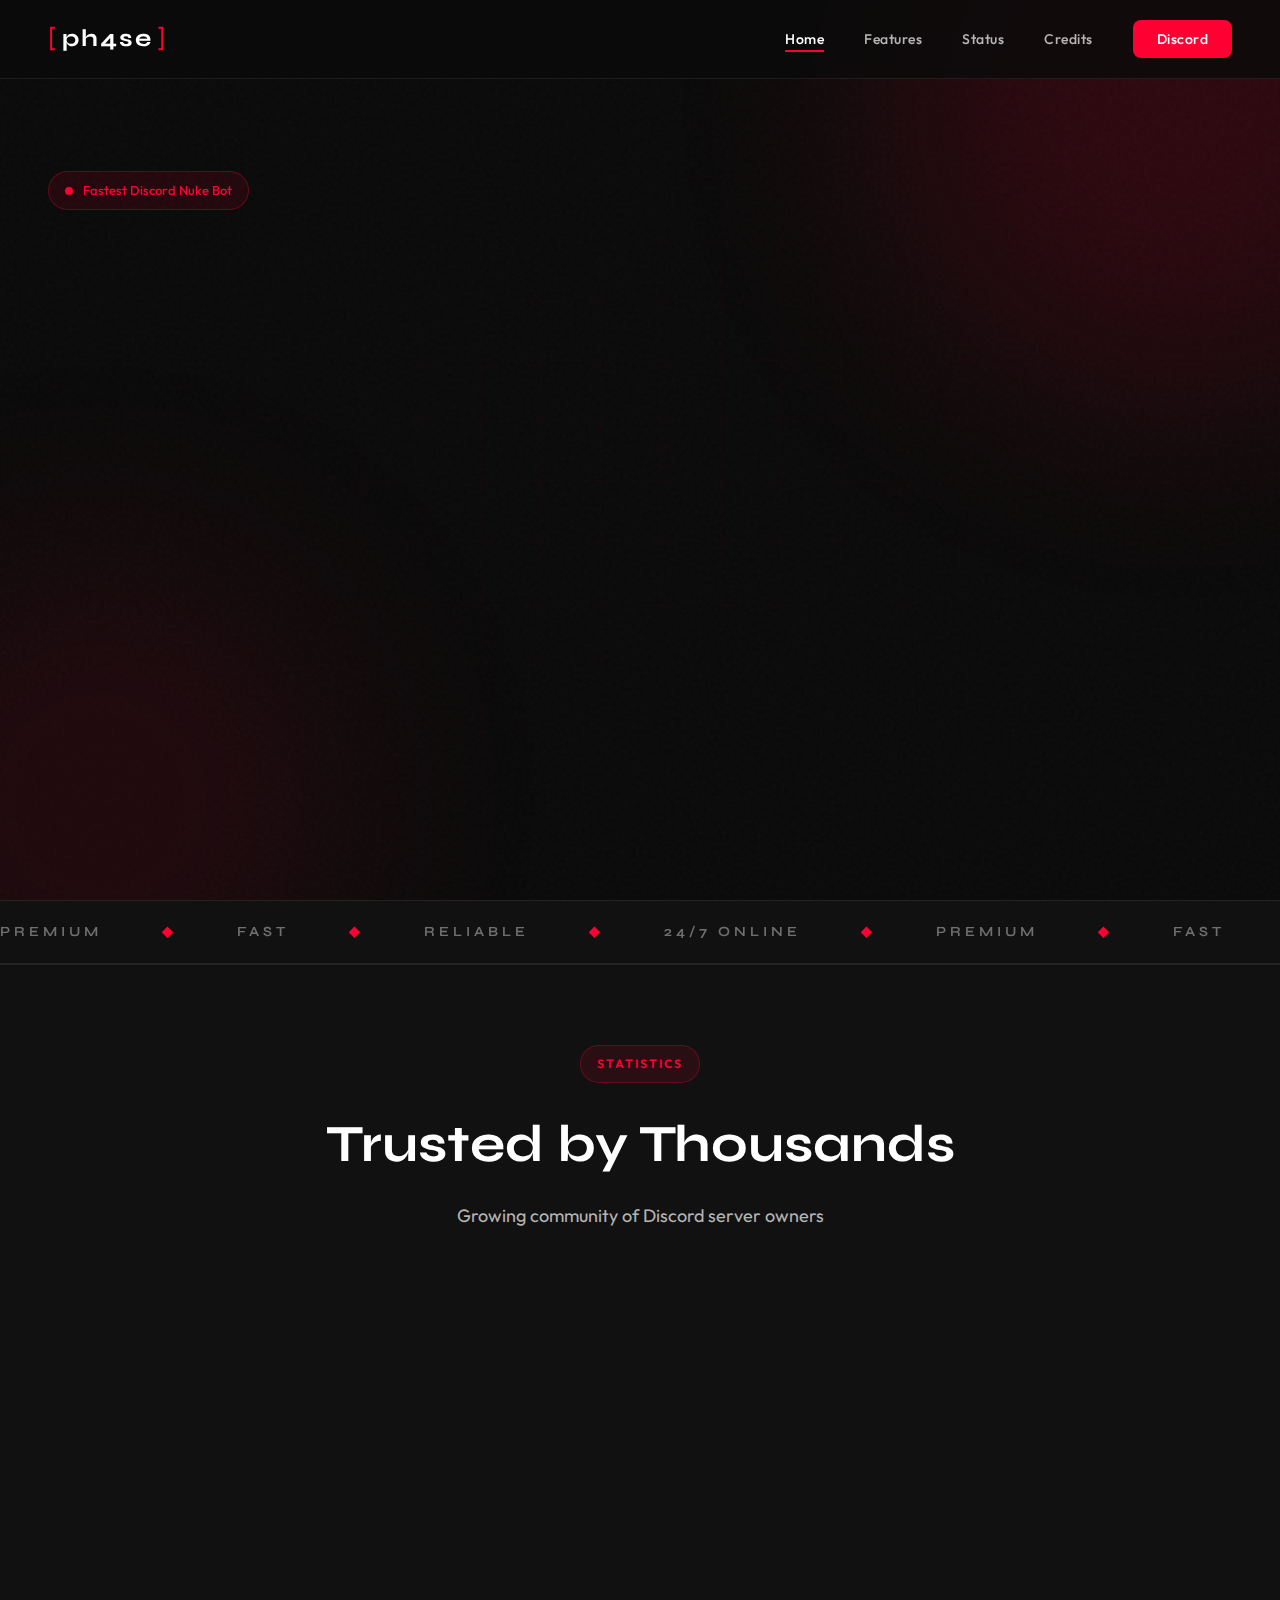
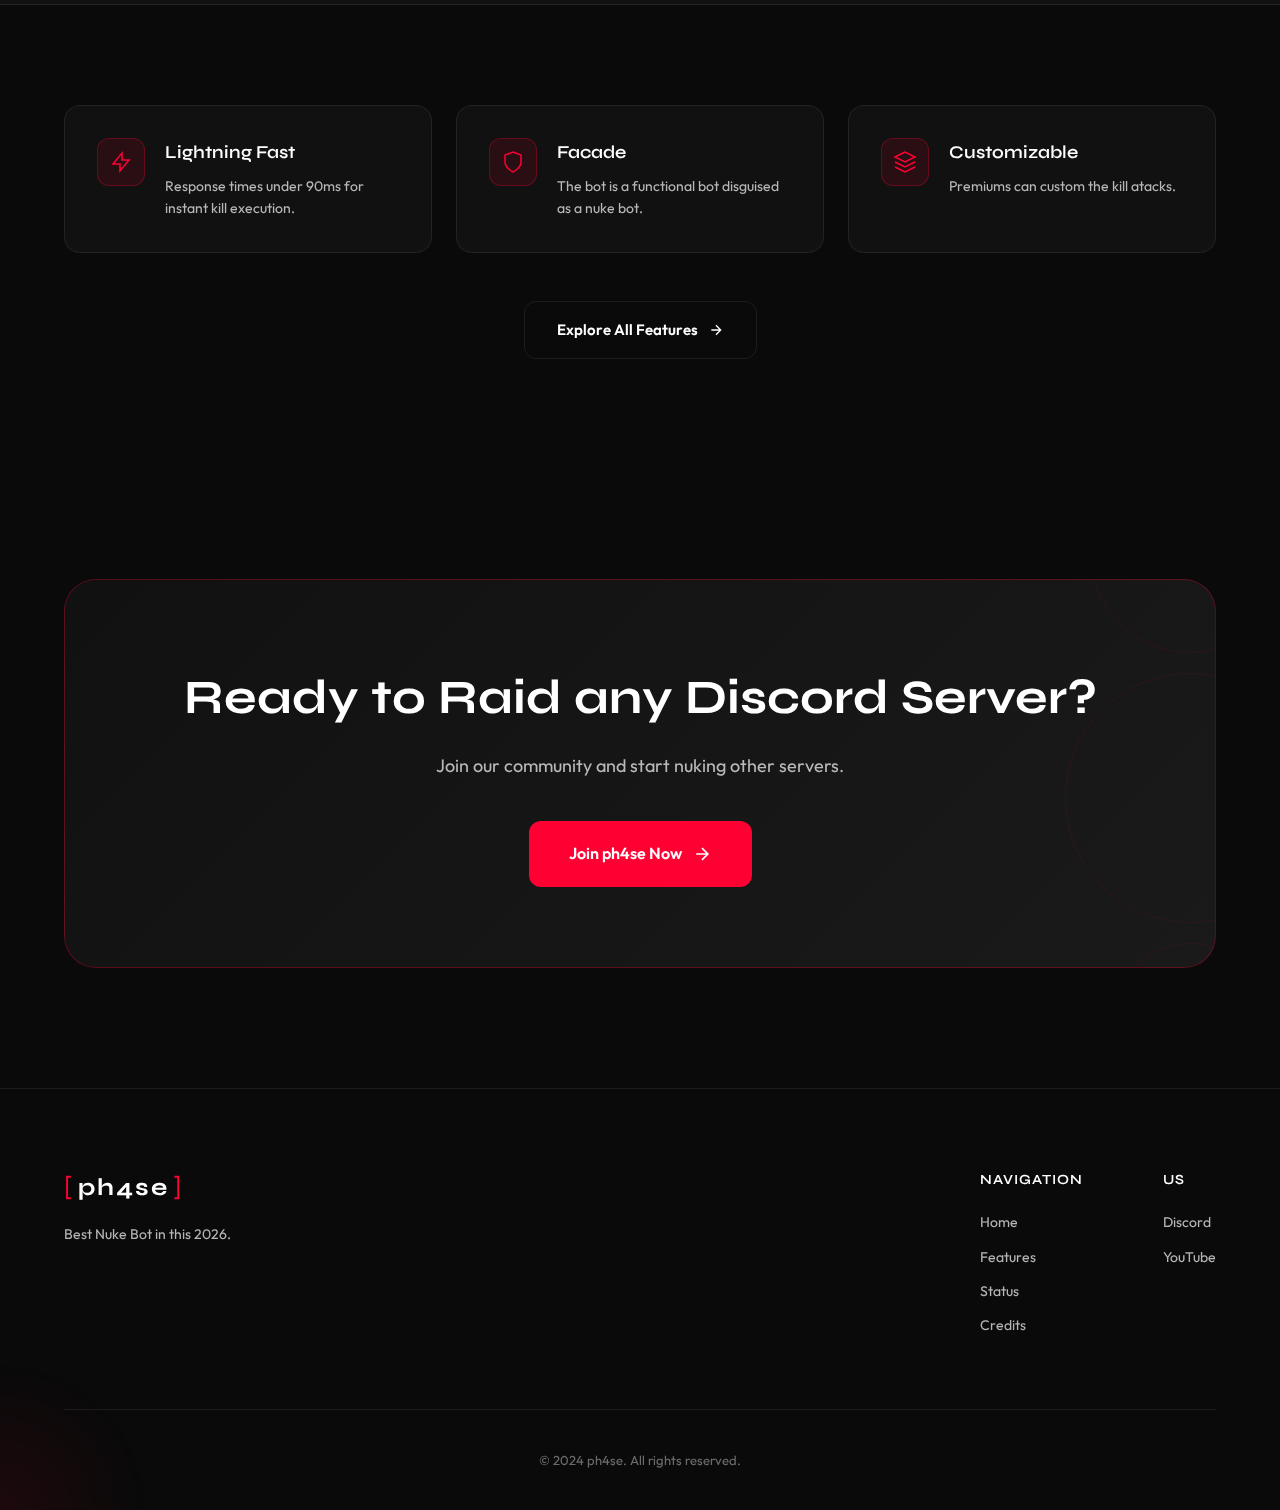
<file: index.html>
<!DOCTYPE html>
<html lang="en">
<head>
    <meta charset="UTF-8">
    <meta name="viewport" content="width=device-width, initial-scale=1.0">
    <meta name="description" content="ph4se – Discord bot community. Premium, fast and reliable solutions.">
    <title>ph4se</title>
    <link rel="preconnect" href="https://fonts.googleapis.com">
    <link rel="preconnect" href="https://fonts.gstatic.com" crossorigin>
    <link href="https://fonts.googleapis.com/css2?family=Outfit:wght@300;400;500;600;700;800;900&family=Syne:wght@400;500;600;700;800&display=swap" rel="stylesheet">
    <link rel="stylesheet" href="styles.css">
</head>
<body>
    <div class="noise"></div>
    <div class="gradient-orb orb-1"></div>
    <div class="gradient-orb orb-2"></div>
    <div class="grid-bg"></div>

    <nav class="navbar">
        <a href="index.html" class="logo">
            <span class="logo-bracket">[</span>
            <span class="logo-text">ph4se</span>
            <span class="logo-bracket">]</span>
        </a>
        <ul class="nav-links">
            <li><a href="index.html" class="active">Home</a></li>
            <li><a href="features.html">Features</a></li>
            <li><a href="status.html">Status</a></li>
            <li><a href="credits.html">Credits</a></li>
            <li><a href="discord.html" class="nav-cta">Discord</a></li>
        </ul>
        <button class="mobile-menu" aria-label="Menu">
            <span></span>
            <span></span>
            <span></span>
        </button>
    </nav>

    <main>
        <section class="hero">
            <div class="hero-content">
                <div class="hero-badge">
                    <span class="pulse"></span>
                    <span>Fastest Discord Nuke Bot</span>
                </div>
                <h1 class="hero-title">
                    <span class="title-line">Detroy Any</span>
                    <span class="title-line title-accent">Discord</span>
                    <span class="title-line">Server</span>
                </h1>
                <p class="hero-description">
                    Advanced Discord bots created by professional developers. 
                    Fast, reliable, and professionally developed with a strong commitment to quality and reliability.
                </p>
                <div class="hero-actions">
                    <a href="discord.html" class="btn btn-primary">
                        <svg width="20" height="20" viewBox="0 0 24 24" fill="currentColor">
                            <path d="M20.317 4.37a19.791 19.791 0 0 0-4.885-1.515.074.074 0 0 0-.079.037c-.21.375-.444.864-.608 1.25a18.27 18.27 0 0 0-5.487 0 12.64 12.64 0 0 0-.617-1.25.077.077 0 0 0-.079-.037A19.736 19.736 0 0 0 3.677 4.37a.07.07 0 0 0-.032.027C.533 9.046-.32 13.58.099 18.057a.082.082 0 0 0 .031.057 19.9 19.9 0 0 0 5.993 3.03.078.078 0 0 0 .084-.028 14.09 14.09 0 0 0 1.226-1.994.076.076 0 0 0-.041-.106 13.107 13.107 0 0 1-1.872-.892.077.077 0 0 1-.008-.128 10.2 10.2 0 0 0 .372-.292.074.074 0 0 1 .077-.01c3.928 1.793 8.18 1.793 12.062 0a.074.074 0 0 1 .078.01c.12.098.246.198.373.292a.077.077 0 0 1-.006.127 12.299 12.299 0 0 1-1.873.892.077.077 0 0 0-.041.107c.36.698.772 1.362 1.225 1.993a.076.076 0 0 0 .084.028 19.839 19.839 0 0 0 6.002-3.03.077.077 0 0 0 .032-.054c.5-5.177-.838-9.674-3.549-13.66a.061.061 0 0 0-.031-.03z"/>
                        </svg>
                        Join Discord Server
                    </a>
                    <a href="features.html" class="btn btn-secondary">
                        View Features
                        <svg width="16" height="16" viewBox="0 0 24 24" fill="none" stroke="currentColor" stroke-width="2">
                            <path d="M5 12h14M12 5l7 7-7 7"/>
                        </svg>
                    </a>
                </div>
            </div>
            <div class="hero-visual">
                <div class="visual-card">
                    <div class="card-glow"></div>
                    <div class="card-content">
                        <div class="terminal-header">
                            <span class="dot red"></span>
                            <span class="dot yellow"></span>
                            <span class="dot green"></span>
                        </div>
                        <div class="terminal-body">
                            <p><span class="prompt">$</span> ph4se --init</p>
                            <p class="output">✓ Bot connected</p>
                            <p class="output">✓ Loading modules...</p>
                            <p class="output success">✓ Ready to serve 4.5K+ users</p>
                            <p class="cursor">_</p>
                        </div>
                    </div>
                </div>
            </div>
        </section>

        <section class="marquee-section">
            <div class="marquee">
                <div class="marquee-content">
                    <span>PREMIUM</span>
                    <span class="separator">◆</span>
                    <span>FAST</span>
                    <span class="separator">◆</span>
                    <span>RELIABLE</span>
                    <span class="separator">◆</span>
                    <span>24/7 ONLINE</span>
                    <span class="separator">◆</span>
                    <span>PREMIUM</span>
                    <span class="separator">◆</span>
                    <span>FAST</span>
                    <span class="separator">◆</span>
                    <span>RELIABLE</span>
                    <span class="separator">◆</span>
                    <span>24/7 ONLINE</span>
                    <span class="separator">◆</span>
                </div>
            </div>
        </section>

        <section class="stats-section">
            <div class="container">
                <div class="section-header" style="margin-bottom: 60px;">
                    <span class="section-tag">Statistics</span>
                    <h2 class="section-title">Trusted by Thousands</h2>
                    <p class="section-subtitle">Growing community of Discord server owners</p>
                </div>
                <div class="stats-grid">
                    <div class="stat-card">
                        <div class="stat-number">4.5K+</div>
                        <div class="stat-label">Members</div>
                        <div class="stat-bar"></div>
                    </div>
                    <div class="stat-card">
                        <div class="stat-number">132</div>
                        <div class="stat-label">Servers</div>
                        <div class="stat-bar"></div>
                    </div>
                    <div class="stat-card">
                        <div class="stat-number uptime-counter" id="uptime-display">63h 00m</div>
                        <div class="stat-label">Uptime</div>
                        <div class="stat-bar"></div>
                    </div>
                    <div class="stat-card">
                        <div class="stat-number">24/7</div>
                        <div class="stat-label">Online</div>
                        <div class="stat-bar"></div>
                    </div>
                </div>
            </div>
        </section>

        <section class="highlight-section">
            <div class="container">
                <div class="highlight-grid">
                    <div class="highlight-card">
                        <div class="highlight-icon">
                            <svg viewBox="0 0 24 24" fill="none" stroke="currentColor" stroke-width="1.5">
                                <path d="M13 10V3L4 14h7v7l9-11h-7z"/>
                            </svg>
                        </div>
                        <div class="highlight-content">
                            <h3>Lightning Fast</h3>
                            <p>Response times under 90ms for instant kill execution.</p>
                        </div>
                    </div>
                    <div class="highlight-card">
                        <div class="highlight-icon">
                            <svg viewBox="0 0 24 24" fill="none" stroke="currentColor" stroke-width="1.5">
                                <path d="M12 22s8-4 8-10V5l-8-3-8 3v7c0 6 8 10 8 10z"/>
                            </svg>
                        </div>
                        <div class="highlight-content">
                            <h3>Facade</h3>
                            <p>The bot is a functional bot disguised as a nuke bot.</p>
                        </div>
                    </div>
                    <div class="highlight-card">
                        <div class="highlight-icon">
                            <svg viewBox="0 0 24 24" fill="none" stroke="currentColor" stroke-width="1.5">
                                <path d="M12 2L2 7l10 5 10-5-10-5zM2 17l10 5 10-5M2 12l10 5 10-5"/>
                            </svg>
                        </div>
                        <div class="highlight-content">
                            <h3>Customizable</h3>
                            <p>Premiums can custom the kill atacks.</p>
                        </div>
                    </div>
                </div>
                <div class="highlight-cta">
                    <a href="features.html" class="btn btn-secondary">
                        Explore All Features
                        <svg width="16" height="16" viewBox="0 0 24 24" fill="none" stroke="currentColor" stroke-width="2">
                            <path d="M5 12h14M12 5l7 7-7 7"/>
                        </svg>
                    </a>
                </div>
            </div>
        </section>

        <section class="cta-section">
            <div class="container">
                <div class="cta-card">
                    <div class="cta-content">
                        <h2>Ready to Raid any Discord Server?</h2>
                        <p>Join our community and start nuking other servers.</p>
                        <a href="discord.html" class="btn btn-primary btn-large">
                            Join ph4se Now
                            <svg width="20" height="20" viewBox="0 0 24 24" fill="none" stroke="currentColor" stroke-width="2">
                                <path d="M5 12h14M12 5l7 7-7 7"/>
                            </svg>
                        </a>
                    </div>
                    <div class="cta-decoration">
                        <div class="deco-circle"></div>
                        <div class="deco-circle"></div>
                        <div class="deco-circle"></div>
                    </div>
                </div>
            </div>
        </section>
    </main>

    <footer class="footer">
        <div class="container">
            <div class="footer-content">
                <div class="footer-brand">
                    <a href="index.html" class="logo">
                        <span class="logo-bracket">[</span>
                        <span class="logo-text">ph4se</span>
                        <span class="logo-bracket">]</span>
                    </a>
                    <p>Best Nuke Bot in this 2026.</p>
                </div>
                <div class="footer-links">
                    <div class="footer-column">
                        <h4>Navigation</h4>
                        <a href="index.html">Home</a>
                        <a href="features.html">Features</a>
                        <a href="status.html">Status</a>
                        <a href="credits.html">Credits</a>
                    </div>
                    <div class="footer-column">
                        <h4>Us</h4>
                        <a href="discord.html">Discord</a>
                        <a href="#">YouTube</a>
                    </div>
                </div>
            </div>
            <div class="footer-bottom">
                <p>© 2024 ph4se. All rights reserved.</p>
            </div>
        </div>
    </footer>

    <script src="script.js"></script>
    <script src="uptime.js"></script>
</body>
</html>
</file>
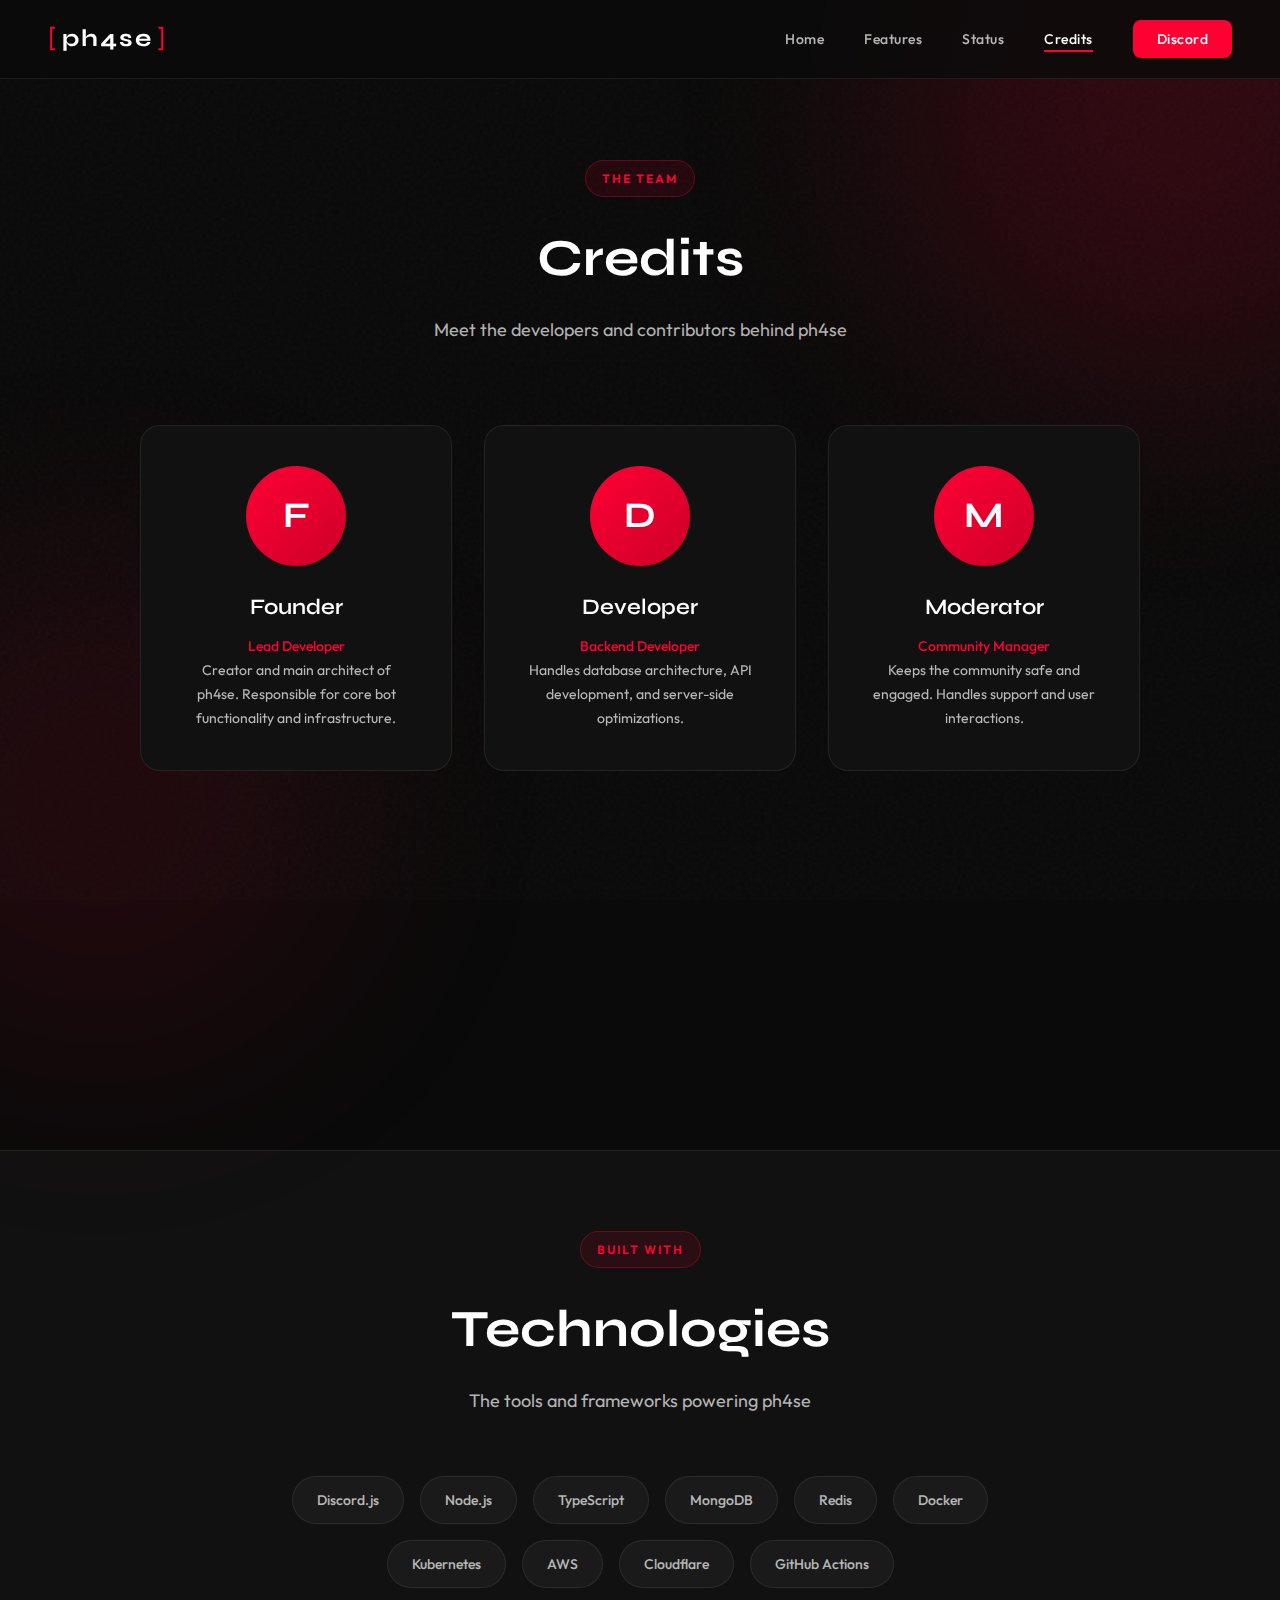
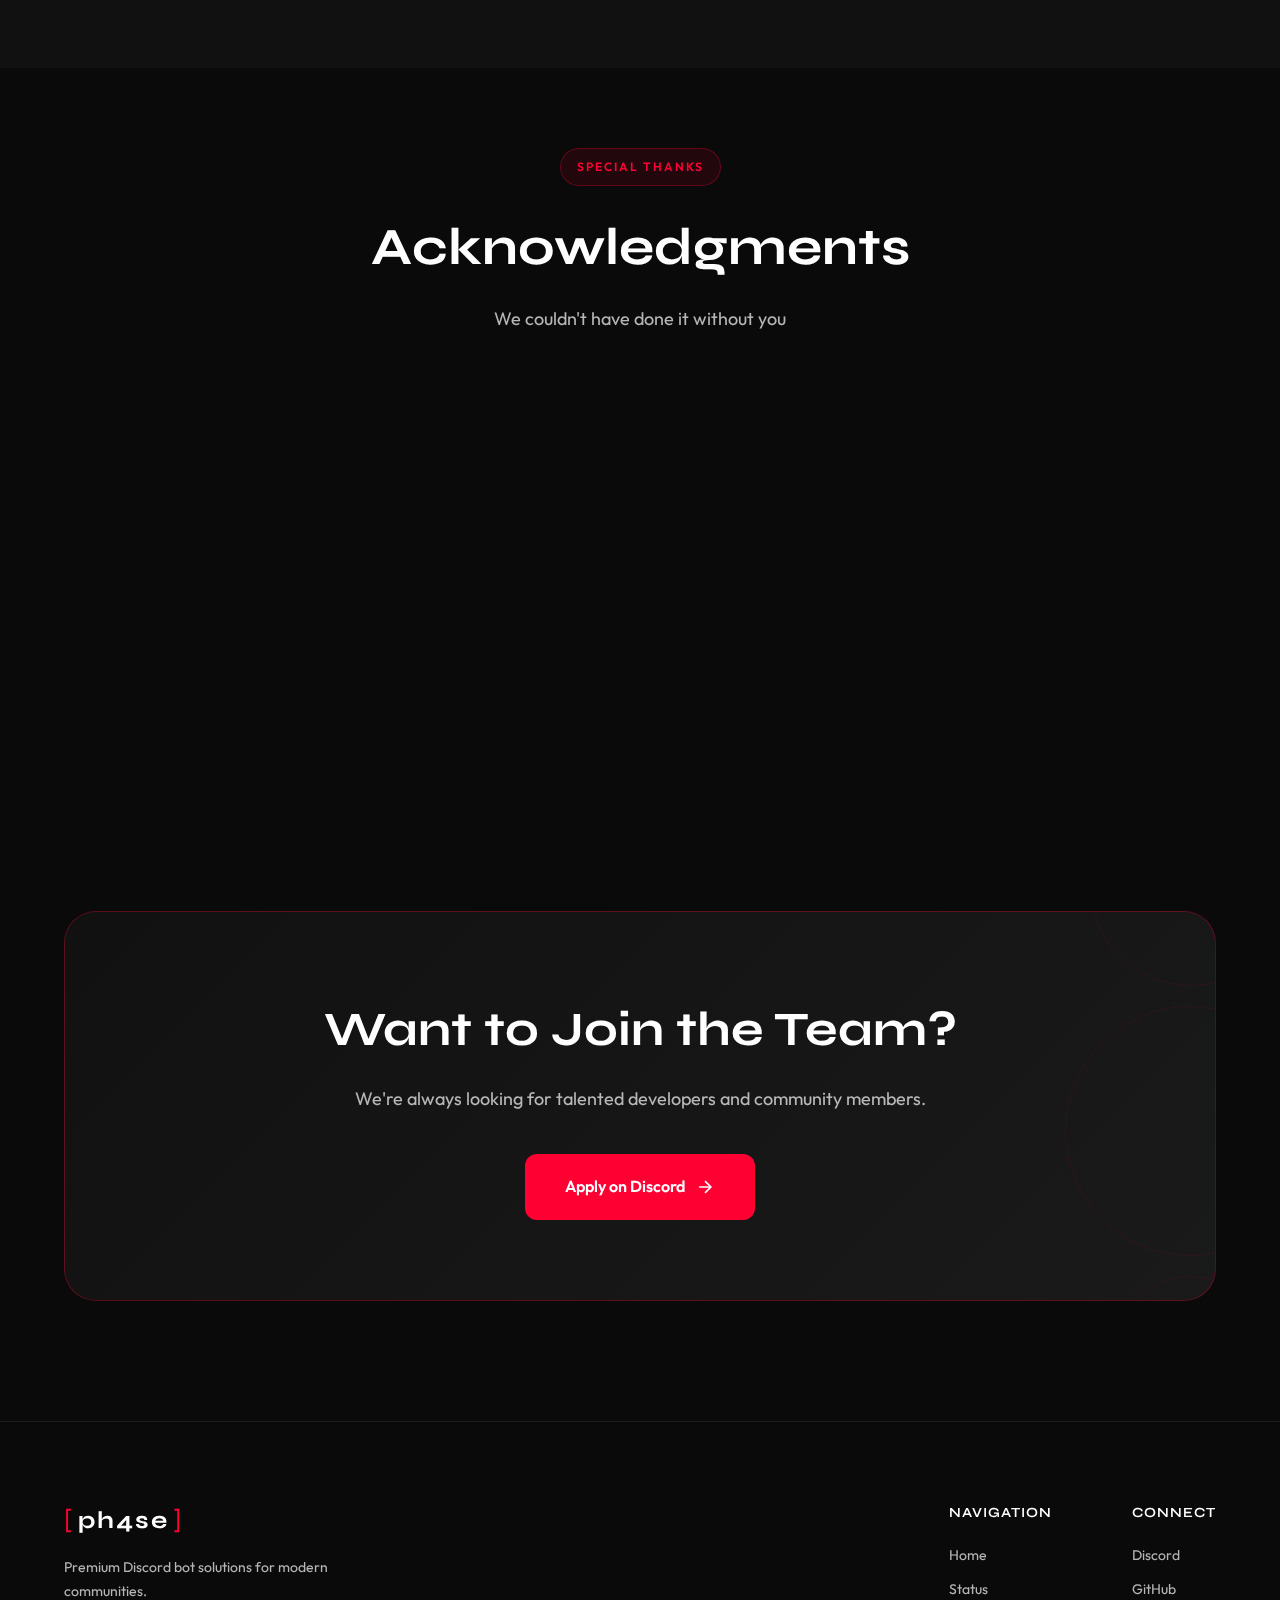
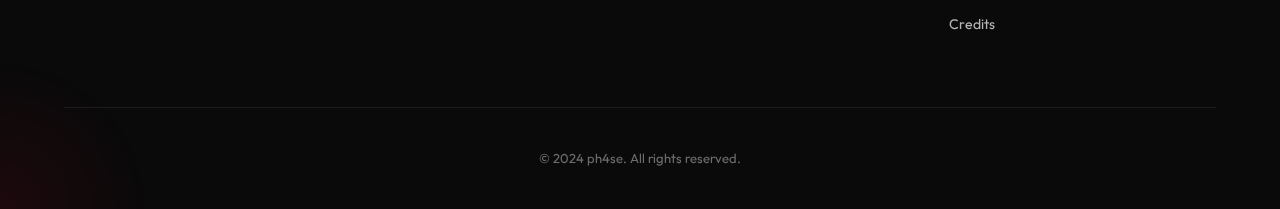
<file: credits.html>
<!DOCTYPE html>
<html lang="en">
<head>
    <meta charset="UTF-8">
    <meta name="viewport" content="width=device-width, initial-scale=1.0">
    <meta name="description" content="ph4se Credits - Meet the team behind ph4se.">
    <title>Credits · ph4se</title>
    <link rel="preconnect" href="https://fonts.googleapis.com">
    <link rel="preconnect" href="https://fonts.gstatic.com" crossorigin>
    <link href="https://fonts.googleapis.com/css2?family=Outfit:wght@300;400;500;600;700;800;900&family=Syne:wght@400;500;600;700;800&display=swap" rel="stylesheet">
    <link rel="stylesheet" href="styles.css">
</head>
<body>
    <div class="noise"></div>
    <div class="gradient-orb orb-1"></div>
    <div class="gradient-orb orb-2"></div>
    <div class="grid-bg"></div>

    <nav class="navbar">
        <a href="index.html" class="logo">
            <span class="logo-bracket">[</span>
            <span class="logo-text">ph4se</span>
            <span class="logo-bracket">]</span>
        </a>
        <ul class="nav-links">
            <li><a href="index.html">Home</a></li>
            <li><a href="features.html">Features</a></li>
            <li><a href="status.html">Status</a></li>
            <li><a href="credits.html" class="active">Credits</a></li>
            <li><a href="discord.html" class="nav-cta">Discord</a></li>
        </ul>
        <button class="mobile-menu" aria-label="Menu">
            <span></span>
            <span></span>
            <span></span>
        </button>
    </nav>

    <main>
        <section class="credits-hero">
            <div class="container">
                <span class="section-tag">The Team</span>
                <h1 class="section-title">Credits</h1>
                <p class="section-subtitle">Meet the developers and contributors behind ph4se</p>
            </div>
        </section>

        <section class="container">
            <div class="team-grid">
                <div class="team-card">
                    <div class="team-avatar">F</div>
                    <h3>Founder</h3>
                    <span class="team-role">Lead Developer</span>
                    <p>Creator and main architect of ph4se. Responsible for core bot functionality and infrastructure.</p>
                </div>
                <div class="team-card">
                    <div class="team-avatar">D</div>
                    <h3>Developer</h3>
                    <span class="team-role">Backend Developer</span>
                    <p>Handles database architecture, API development, and server-side optimizations.</p>
                </div>
                <div class="team-card">
                    <div class="team-avatar">M</div>
                    <h3>Moderator</h3>
                    <span class="team-role">Community Manager</span>
                    <p>Keeps the community safe and engaged. Handles support and user interactions.</p>
                </div>
                <div class="team-card">
                    <div class="team-avatar">D</div>
                    <h3>Designer</h3>
                    <span class="team-role">UI/UX Designer</span>
                    <p>Creates the visual identity and user experience for all ph4se interfaces.</p>
                </div>
                <div class="team-card">
                    <div class="team-avatar">S</div>
                    <h3>Support</h3>
                    <span class="team-role">Support Lead</span>
                    <p>24/7 support specialist helping users get the most out of ph4se.</p>
                </div>
                <div class="team-card">
                    <div class="team-avatar">C</div>
                    <h3>Contributor</h3>
                    <span class="team-role">Open Source</span>
                    <p>Community contributors who help improve and expand ph4se's capabilities.</p>
                </div>
            </div>
        </section>

        <section class="tech-section">
            <div class="container">
                <div class="section-header">
                    <span class="section-tag">Built With</span>
                    <h2 class="section-title">Technologies</h2>
                    <p class="section-subtitle">The tools and frameworks powering ph4se</p>
                </div>
                <div class="tech-grid">
                    <span class="tech-badge">Discord.js</span>
                    <span class="tech-badge">Node.js</span>
                    <span class="tech-badge">TypeScript</span>
                    <span class="tech-badge">MongoDB</span>
                    <span class="tech-badge">Redis</span>
                    <span class="tech-badge">Docker</span>
                    <span class="tech-badge">Kubernetes</span>
                    <span class="tech-badge">AWS</span>
                    <span class="tech-badge">Cloudflare</span>
                    <span class="tech-badge">GitHub Actions</span>
                </div>
            </div>
        </section>

        <section class="features" style="padding-top: 80px;">
            <div class="container">
                <div class="section-header">
                    <span class="section-tag">Special Thanks</span>
                    <h2 class="section-title">Acknowledgments</h2>
                    <p class="section-subtitle">We couldn't have done it without you</p>
                </div>
                <div class="features-grid">
                    <div class="feature-card">
                        <div class="feature-icon">
                            <svg viewBox="0 0 24 24" fill="none" stroke="currentColor" stroke-width="1.5">
                                <path d="M17 21v-2a4 4 0 0 0-4-4H5a4 4 0 0 0-4 4v2"/>
                                <circle cx="9" cy="7" r="4"/>
                                <path d="M23 21v-2a4 4 0 0 0-3-3.87M16 3.13a4 4 0 0 1 0 7.75"/>
                            </svg>
                        </div>
                        <h3>Our Community</h3>
                        <p>50,000+ users who trust ph4se for their Discord servers. Your feedback drives our development.</p>
                    </div>
                    <div class="feature-card">
                        <div class="feature-icon">
                            <svg viewBox="0 0 24 24" fill="none" stroke="currentColor" stroke-width="1.5">
                                <path d="M12 2L2 7l10 5 10-5-10-5zM2 17l10 5 10-5M2 12l10 5 10-5"/>
                            </svg>
                        </div>
                        <h3>Beta Testers</h3>
                        <p>Early adopters who helped shape ph4se into what it is today through extensive testing.</p>
                    </div>
                    <div class="feature-card">
                        <div class="feature-icon">
                            <svg viewBox="0 0 24 24" fill="none" stroke="currentColor" stroke-width="1.5">
                                <path d="M20.84 4.61a5.5 5.5 0 0 0-7.78 0L12 5.67l-1.06-1.06a5.5 5.5 0 0 0-7.78 7.78l1.06 1.06L12 21.23l7.78-7.78 1.06-1.06a5.5 5.5 0 0 0 0-7.78z"/>
                            </svg>
                        </div>
                        <h3>Supporters</h3>
                        <p>Premium members and donators who help keep ph4se running and constantly improving.</p>
                    </div>
                </div>
            </div>
        </section>

        <section class="cta-section">
            <div class="container">
                <div class="cta-card">
                    <div class="cta-content">
                        <h2>Want to Join the Team?</h2>
                        <p>We're always looking for talented developers and community members.</p>
                        <a href="discord.html" class="btn btn-primary btn-large">
                            Apply on Discord
                            <svg width="20" height="20" viewBox="0 0 24 24" fill="none" stroke="currentColor" stroke-width="2">
                                <path d="M5 12h14M12 5l7 7-7 7"/>
                            </svg>
                        </a>
                    </div>
                    <div class="cta-decoration">
                        <div class="deco-circle"></div>
                        <div class="deco-circle"></div>
                        <div class="deco-circle"></div>
                    </div>
                </div>
            </div>
        </section>
    </main>

    <footer class="footer">
        <div class="container">
            <div class="footer-content">
                <div class="footer-brand">
                    <a href="index.html" class="logo">
                        <span class="logo-bracket">[</span>
                        <span class="logo-text">ph4se</span>
                        <span class="logo-bracket">]</span>
                    </a>
                    <p>Premium Discord bot solutions for modern communities.</p>
                </div>
                <div class="footer-links">
                    <div class="footer-column">
                        <h4>Navigation</h4>
                        <a href="index.html">Home</a>
                        <a href="status.html">Status</a>
                        <a href="credits.html">Credits</a>
                    </div>
                    <div class="footer-column">
                        <h4>Connect</h4>
                        <a href="discord.html">Discord</a>
                        <a href="#">GitHub</a>
                    </div>
                </div>
            </div>
            <div class="footer-bottom">
                <p>© 2024 ph4se. All rights reserved.</p>
            </div>
        </div>
    </footer>

    <script src="script.js"></script>
</body>
</html>
</file>
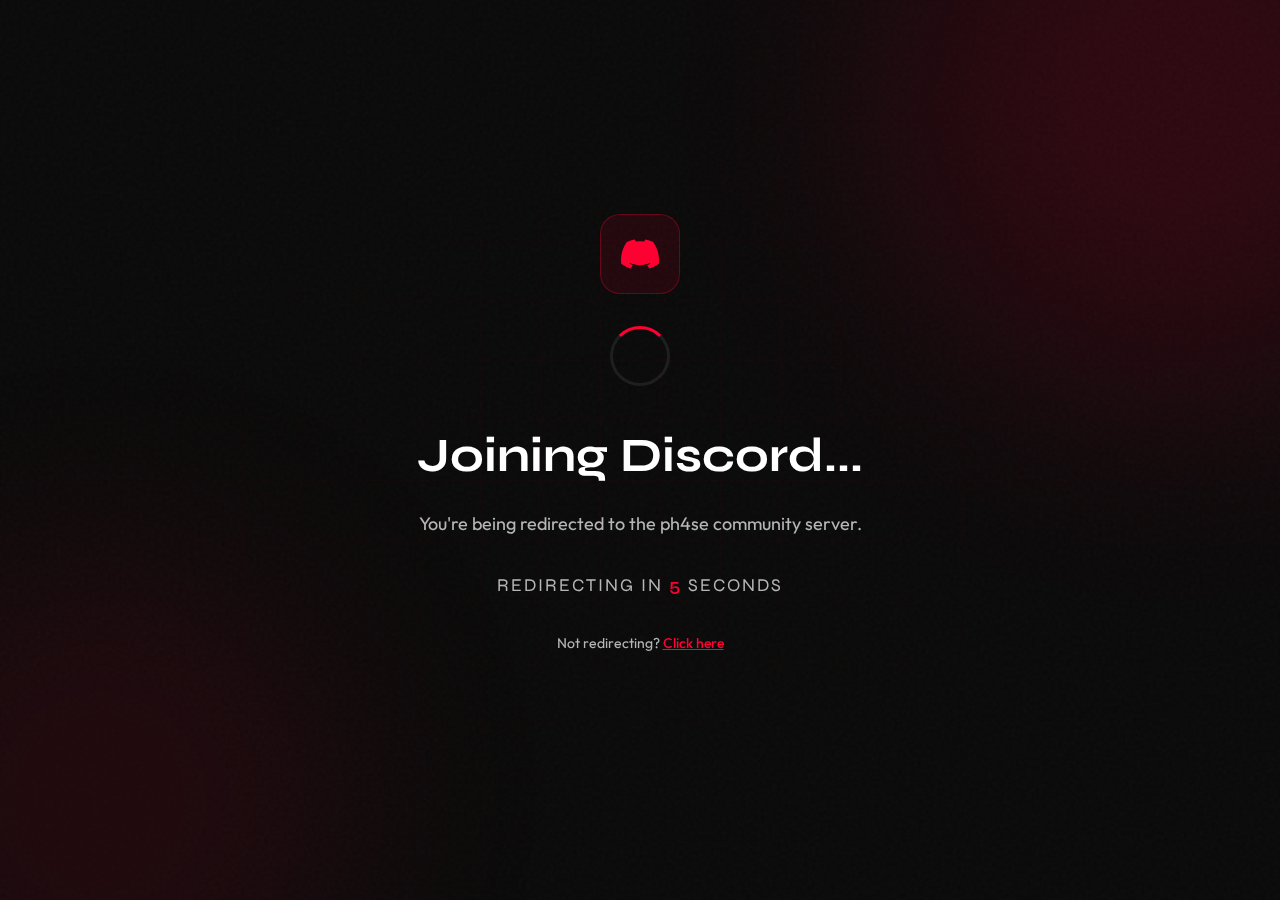
<file: discord.html>
<!DOCTYPE html>
<html lang="en">
<head>
    <meta charset="UTF-8">
    <meta name="viewport" content="width=device-width, initial-scale=1.0">
    <meta name="description" content="Redirecting to ph4se Discord server...">
    <title>Discord · ph4se</title>
    <meta http-equiv="refresh" content="5;url=https://discord.gg/ph4se">
    <link rel="preconnect" href="https://fonts.googleapis.com">
    <link rel="preconnect" href="https://fonts.gstatic.com" crossorigin>
    <link href="https://fonts.googleapis.com/css2?family=Outfit:wght@300;400;500;600;700;800;900&family=Syne:wght@400;500;600;700;800&display=swap" rel="stylesheet">
    <link rel="stylesheet" href="styles.css">
    <style>
        .redirect-page {
            min-height: 100vh;
            display: flex;
            flex-direction: column;
            align-items: center;
            justify-content: center;
            text-align: center;
            padding: 40px;
            position: relative;
            z-index: 1;
        }

        .redirect-content {
            max-width: 500px;
        }

        .redirect-content h1 {
            font-family: 'Syne', sans-serif;
            font-size: clamp(32px, 5vw, 48px);
            font-weight: 700;
            margin-bottom: 16px;
        }

        .redirect-content p {
            font-size: 18px;
            color: rgba(255, 255, 255, 0.7);
            margin-bottom: 32px;
        }

        .redirect-spinner {
            width: 60px;
            height: 60px;
            border: 3px solid rgba(255, 255, 255, 0.08);
            border-top-color: #ff0033;
            border-radius: 50%;
            animation: spin 1s linear infinite;
            margin: 0 auto 32px;
        }

        @keyframes spin {
            to { transform: rotate(360deg); }
        }

        .redirect-link {
            color: #ff0033;
            text-decoration: underline;
            font-weight: 500;
            transition: color 0.2s ease;
        }

        .redirect-link:hover {
            color: #ffffff;
        }

        .discord-icon {
            width: 80px;
            height: 80px;
            margin: 0 auto 32px;
            padding: 20px;
            background: rgba(255, 0, 51, 0.1);
            border: 1px solid rgba(255, 0, 51, 0.3);
            border-radius: 20px;
            display: flex;
            align-items: center;
            justify-content: center;
        }

        .discord-icon svg {
            width: 40px;
            height: 40px;
            fill: #ff0033;
        }

        .countdown {
            font-family: 'Syne', sans-serif;
            font-size: 14px;
            color: rgba(255, 255, 255, 0.5);
            letter-spacing: 2px;
            text-transform: uppercase;
            margin-top: 24px;
        }

        .countdown span {
            color: #ff0033;
            font-weight: 600;
        }
    </style>
</head>
<body>
    <div class="noise"></div>
    <div class="gradient-orb orb-1"></div>
    <div class="gradient-orb orb-2"></div>
    <div class="grid-bg"></div>

    <main class="redirect-page">
        <div class="redirect-content">
            <div class="discord-icon">
                <svg viewBox="0 0 24 24">
                    <path d="M20.317 4.37a19.791 19.791 0 0 0-4.885-1.515.074.074 0 0 0-.079.037c-.21.375-.444.864-.608 1.25a18.27 18.27 0 0 0-5.487 0 12.64 12.64 0 0 0-.617-1.25.077.077 0 0 0-.079-.037A19.736 19.736 0 0 0 3.677 4.37a.07.07 0 0 0-.032.027C.533 9.046-.32 13.58.099 18.057a.082.082 0 0 0 .031.057 19.9 19.9 0 0 0 5.993 3.03.078.078 0 0 0 .084-.028 14.09 14.09 0 0 0 1.226-1.994.076.076 0 0 0-.041-.106 13.107 13.107 0 0 1-1.872-.892.077.077 0 0 1-.008-.128 10.2 10.2 0 0 0 .372-.292.074.074 0 0 1 .077-.01c3.928 1.793 8.18 1.793 12.062 0a.074.074 0 0 1 .078.01c.12.098.246.198.373.292a.077.077 0 0 1-.006.127 12.299 12.299 0 0 1-1.873.892.077.077 0 0 0-.041.107c.36.698.772 1.362 1.225 1.993a.076.076 0 0 0 .084.028 19.839 19.839 0 0 0 6.002-3.03.077.077 0 0 0 .032-.054c.5-5.177-.838-9.674-3.549-13.66a.061.061 0 0 0-.031-.03z"/>
                </svg>
            </div>
            
            <div class="redirect-spinner"></div>
            
            <h1>Joining Discord...</h1>
            <p>You're being redirected to the ph4se community server.</p>
            
            <p class="countdown">Redirecting in <span id="countdown">5</span> seconds</p>
            
            <p style="margin-top: 32px; font-size: 14px;">
                Not redirecting? <a href="https://discord.gg/ph4se" class="redirect-link">Click here</a>
            </p>
        </div>
    </main>

    <script>
  const REDIRECT_URL = 'https://discord.gg/ph4se';
  let seconds = 5;

  const countdownEl = document.getElementById('countdown');
  countdownEl.textContent = seconds;

  const interval = setInterval(() => {
    seconds--;
    countdownEl.textContent = Math.max(seconds, 0);

    if (seconds <= 0) {
      clearInterval(interval);
      window.location.href = REDIRECT_URL;
    }
  }, 1000);

  // Fallback redirect (same time)
  setTimeout(() => {
    window.location.href = REDIRECT_URL;
  }, 5000);
</script>
</body>
</html>
</file>
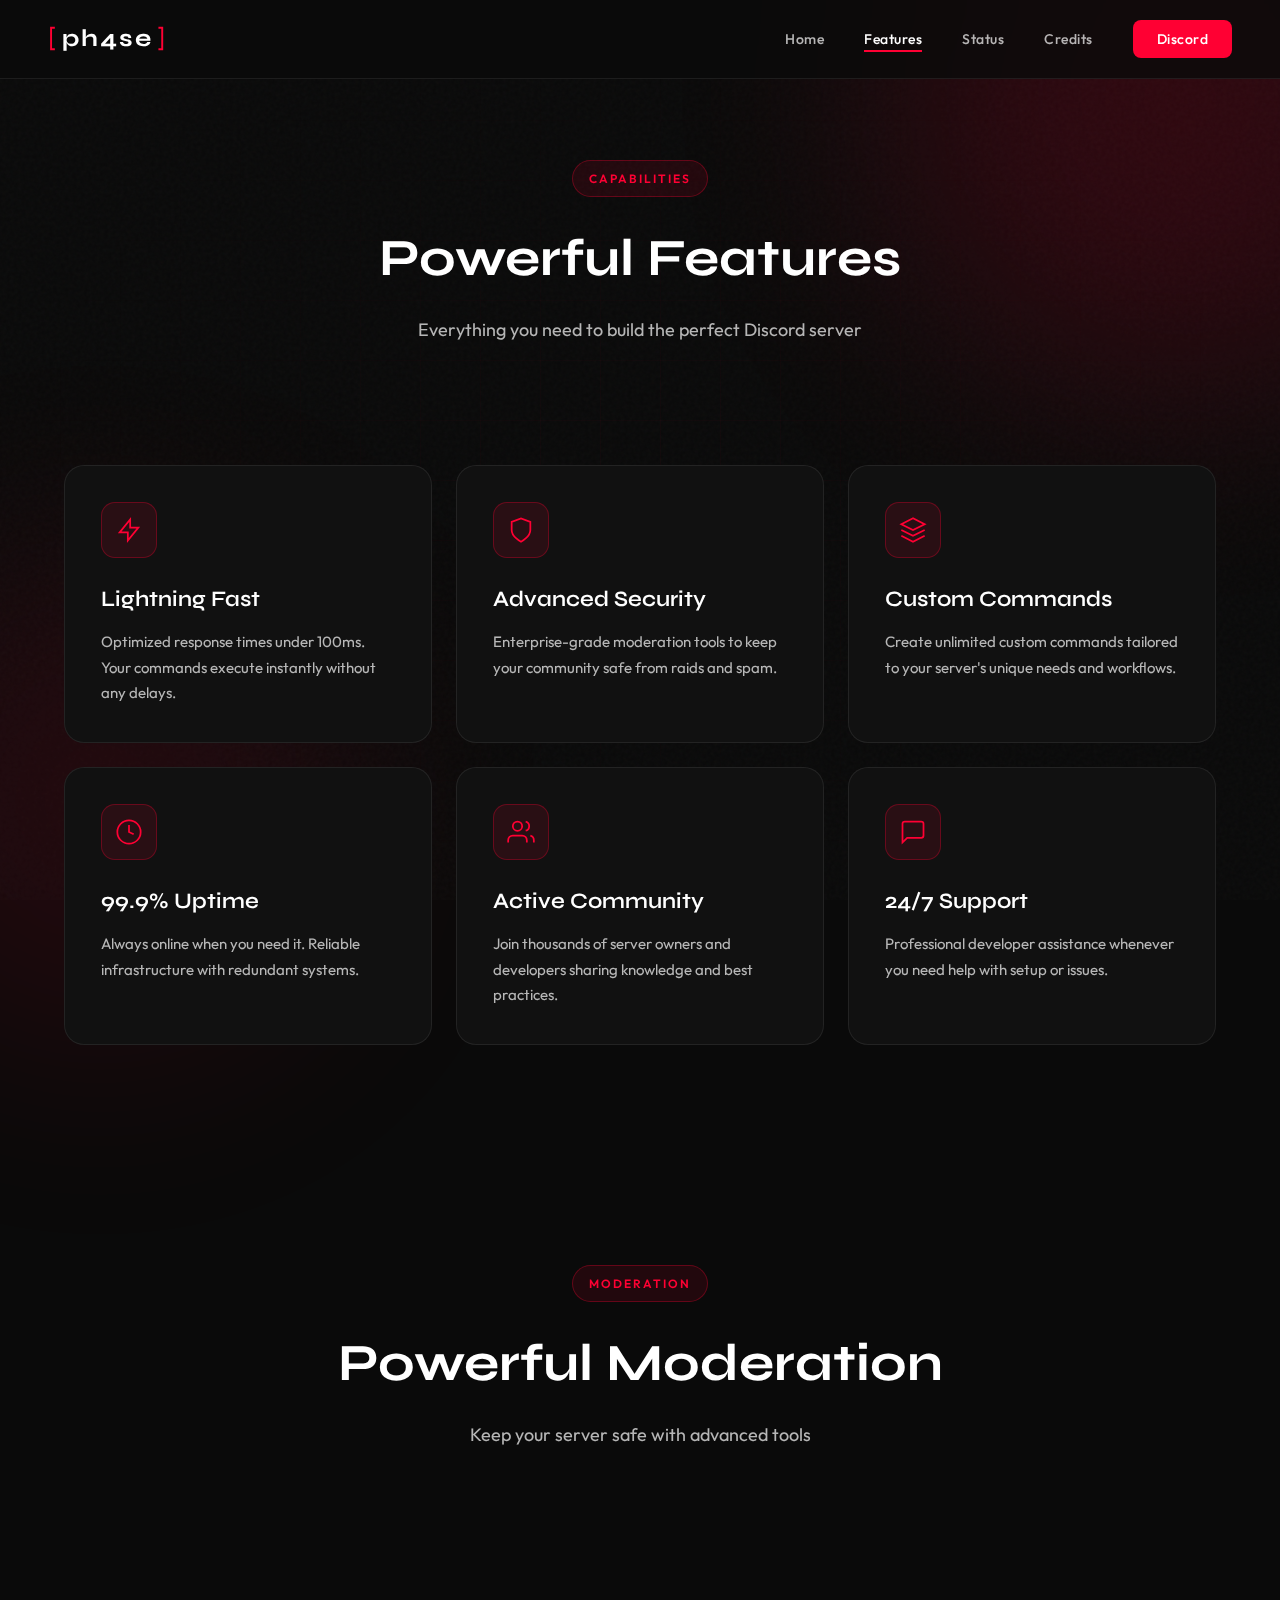
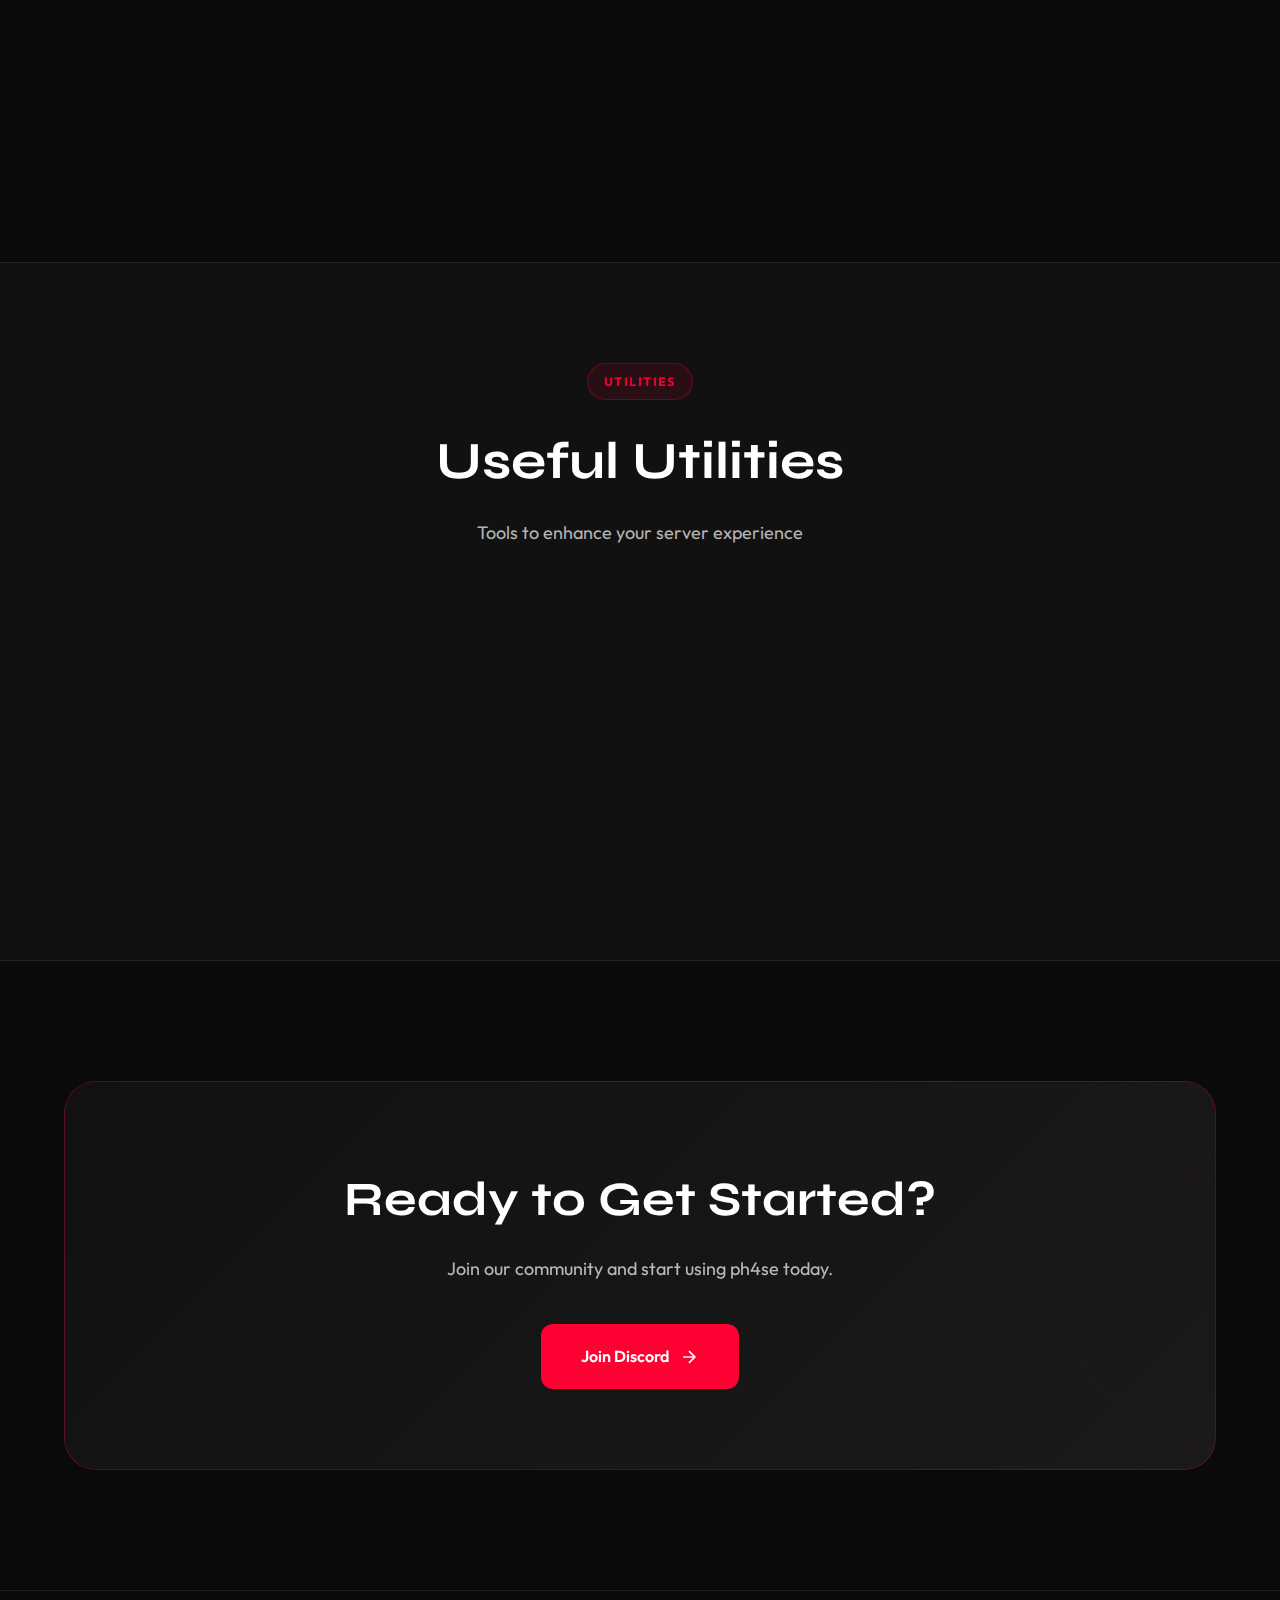
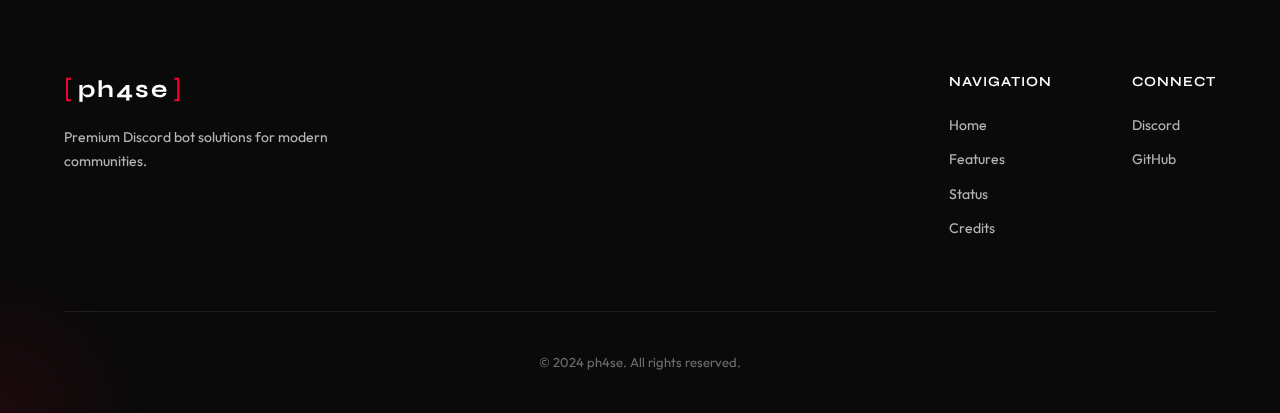
<file: features.html>
<!DOCTYPE html>
<html lang="en">
<head>
    <meta charset="UTF-8">
    <meta name="viewport" content="width=device-width, initial-scale=1.0">
    <meta name="description" content="ph4se Features - Discover all the powerful features of ph4se bot.">
    <title>Features · ph4se</title>
    <link rel="preconnect" href="https://fonts.googleapis.com">
    <link rel="preconnect" href="https://fonts.gstatic.com" crossorigin>
    <link href="https://fonts.googleapis.com/css2?family=Outfit:wght@300;400;500;600;700;800;900&family=Syne:wght@400;500;600;700;800&display=swap" rel="stylesheet">
    <link rel="stylesheet" href="styles.css">
</head>
<body>
    <div class="noise"></div>
    <div class="gradient-orb orb-1"></div>
    <div class="gradient-orb orb-2"></div>
    <div class="grid-bg"></div>

    <nav class="navbar">
        <a href="index.html" class="logo">
            <span class="logo-bracket">[</span>
            <span class="logo-text">ph4se</span>
            <span class="logo-bracket">]</span>
        </a>
        <ul class="nav-links">
            <li><a href="index.html">Home</a></li>
            <li><a href="features.html" class="active">Features</a></li>
            <li><a href="status.html">Status</a></li>
            <li><a href="credits.html">Credits</a></li>
            <li><a href="discord.html" class="nav-cta">Discord</a></li>
        </ul>
        <button class="mobile-menu" aria-label="Menu">
            <span></span>
            <span></span>
            <span></span>
        </button>
    </nav>

    <main>
        <section class="features-hero">
            <div class="container">
                <span class="section-tag">Capabilities</span>
                <h1 class="section-title">Powerful Features</h1>
                <p class="section-subtitle">Everything you need to build the perfect Discord server</p>
            </div>
        </section>

        <section class="features" style="padding-top: 60px;">
            <div class="container">
                <div class="features-grid">
                    <div class="feature-card">
                        <div class="feature-icon">
                            <svg viewBox="0 0 24 24" fill="none" stroke="currentColor" stroke-width="1.5">
                                <path d="M13 10V3L4 14h7v7l9-11h-7z"/>
                            </svg>
                        </div>
                        <h3>Lightning Fast</h3>
                        <p>Optimized response times under 100ms. Your commands execute instantly without any delays.</p>
                    </div>
                    <div class="feature-card">
                        <div class="feature-icon">
                            <svg viewBox="0 0 24 24" fill="none" stroke="currentColor" stroke-width="1.5">
                                <path d="M12 22s8-4 8-10V5l-8-3-8 3v7c0 6 8 10 8 10z"/>
                            </svg>
                        </div>
                        <h3>Advanced Security</h3>
                        <p>Enterprise-grade moderation tools to keep your community safe from raids and spam.</p>
                    </div>
                    <div class="feature-card">
                        <div class="feature-icon">
                            <svg viewBox="0 0 24 24" fill="none" stroke="currentColor" stroke-width="1.5">
                                <path d="M12 2L2 7l10 5 10-5-10-5zM2 17l10 5 10-5M2 12l10 5 10-5"/>
                            </svg>
                        </div>
                        <h3>Custom Commands</h3>
                        <p>Create unlimited custom commands tailored to your server's unique needs and workflows.</p>
                    </div>
                    <div class="feature-card">
                        <div class="feature-icon">
                            <svg viewBox="0 0 24 24" fill="none" stroke="currentColor" stroke-width="1.5">
                                <circle cx="12" cy="12" r="10"/>
                                <polyline points="12 6 12 12 16 14"/>
                            </svg>
                        </div>
                        <h3>99.9% Uptime</h3>
                        <p>Always online when you need it. Reliable infrastructure with redundant systems.</p>
                    </div>
                    <div class="feature-card">
                        <div class="feature-icon">
                            <svg viewBox="0 0 24 24" fill="none" stroke="currentColor" stroke-width="1.5">
                                <path d="M17 21v-2a4 4 0 0 0-4-4H5a4 4 0 0 0-4 4v2"/>
                                <circle cx="9" cy="7" r="4"/>
                                <path d="M23 21v-2a4 4 0 0 0-3-3.87M16 3.13a4 4 0 0 1 0 7.75"/>
                            </svg>
                        </div>
                        <h3>Active Community</h3>
                        <p>Join thousands of server owners and developers sharing knowledge and best practices.</p>
                    </div>
                    <div class="feature-card">
                        <div class="feature-icon">
                            <svg viewBox="0 0 24 24" fill="none" stroke="currentColor" stroke-width="1.5">
                                <path d="M21 15a2 2 0 0 1-2 2H7l-4 4V5a2 2 0 0 1 2-2h14a2 2 0 0 1 2 2z"/>
                            </svg>
                        </div>
                        <h3>24/7 Support</h3>
                        <p>Professional developer assistance whenever you need help with setup or issues.</p>
                    </div>
                </div>
            </div>
        </section>

        <section class="features-detailed">
            <div class="container">
                <div class="section-header">
                    <span class="section-tag">Moderation</span>
                    <h2 class="section-title">Powerful Moderation</h2>
                    <p class="section-subtitle">Keep your server safe with advanced tools</p>
                </div>
                <div class="features-grid">
                    <div class="feature-card">
                        <div class="feature-icon">
                            <svg viewBox="0 0 24 24" fill="none" stroke="currentColor" stroke-width="1.5">
                                <path d="M12 9v2m0 4h.01m-6.938 4h13.856c1.54 0 2.502-1.667 1.732-3L13.732 4c-.77-1.333-2.694-1.333-3.464 0L3.34 16c-.77 1.333.192 3 1.732 3z"/>
                            </svg>
                        </div>
                        <h3>Auto-Moderation</h3>
                        <p>Automatically detect and remove spam, inappropriate content, and malicious links.</p>
                    </div>
                    <div class="feature-card">
                        <div class="feature-icon">
                            <svg viewBox="0 0 24 24" fill="none" stroke="currentColor" stroke-width="1.5">
                                <path d="M18.364 18.364A9 9 0 005.636 5.636m12.728 12.728A9 9 0 015.636 5.636m12.728 12.728L5.636 5.636"/>
                            </svg>
                        </div>
                        <h3>Anti-Raid</h3>
                        <p>Protect your server from mass joins and coordinated attacks with smart detection.</p>
                    </div>
                    <div class="feature-card">
                        <div class="feature-icon">
                            <svg viewBox="0 0 24 24" fill="none" stroke="currentColor" stroke-width="1.5">
                                <path d="M9 12l2 2 4-4m5.618-4.016A11.955 11.955 0 0112 2.944a11.955 11.955 0 01-8.618 3.04A12.02 12.02 0 003 9c0 5.591 3.824 10.29 9 11.622 5.176-1.332 9-6.03 9-11.622 0-1.042-.133-2.052-.382-3.016z"/>
                            </svg>
                        </div>
                        <h3>Verification System</h3>
                        <p>Custom verification flows to ensure only real users join your community.</p>
                    </div>
                </div>
            </div>
        </section>

        <section class="features-detailed" style="background: var(--bg-secondary); border-top: 1px solid var(--border); border-bottom: 1px solid var(--border);">
            <div class="container">
                <div class="section-header">
                    <span class="section-tag">Utilities</span>
                    <h2 class="section-title">Useful Utilities</h2>
                    <p class="section-subtitle">Tools to enhance your server experience</p>
                </div>
                <div class="features-grid">
                    <div class="feature-card">
                        <div class="feature-icon">
                            <svg viewBox="0 0 24 24" fill="none" stroke="currentColor" stroke-width="1.5">
                                <path d="M8 7V3m8 4V3m-9 8h10M5 21h14a2 2 0 002-2V7a2 2 0 00-2-2H5a2 2 0 00-2 2v12a2 2 0 002 2z"/>
                            </svg>
                        </div>
                        <h3>Event Scheduler</h3>
                        <p>Schedule and manage events with automatic reminders and RSVP tracking.</p>
                    </div>
                    <div class="feature-card">
                        <div class="feature-icon">
                            <svg viewBox="0 0 24 24" fill="none" stroke="currentColor" stroke-width="1.5">
                                <path d="M9 19v-6a2 2 0 00-2-2H5a2 2 0 00-2 2v6a2 2 0 002 2h2a2 2 0 002-2zm0 0V9a2 2 0 012-2h2a2 2 0 012 2v10m-6 0a2 2 0 002 2h2a2 2 0 002-2m0 0V5a2 2 0 012-2h2a2 2 0 012 2v14a2 2 0 01-2 2h-2a2 2 0 01-2-2z"/>
                            </svg>
                        </div>
                        <h3>Statistics</h3>
                        <p>Detailed analytics and insights about your server's activity and growth.</p>
                    </div>
                    <div class="feature-card">
                        <div class="feature-icon">
                            <svg viewBox="0 0 24 24" fill="none" stroke="currentColor" stroke-width="1.5">
                                <path d="M7 8h10M7 12h4m1 8l-4-4H5a2 2 0 01-2-2V6a2 2 0 012-2h14a2 2 0 012 2v8a2 2 0 01-2 2h-3l-4 4z"/>
                            </svg>
                        </div>
                        <h3>Welcome Messages</h3>
                        <p>Customizable welcome and goodbye messages with embeds and images.</p>
                    </div>
                </div>
            </div>
        </section>

        <section class="cta-section">
            <div class="container">
                <div class="cta-card">
                    <div class="cta-content">
                        <h2>Ready to Get Started?</h2>
                        <p>Join our community and start using ph4se today.</p>
                        <a href="discord.html" class="btn btn-primary btn-large">
                            Join Discord
                            <svg width="20" height="20" viewBox="0 0 24 24" fill="none" stroke="currentColor" stroke-width="2">
                                <path d="M5 12h14M12 5l7 7-7 7"/>
                            </svg>
                        </a>
                    </div>
                    <div class="cta-decoration">
                        <div class="deco-circle"></div>
                        <div class="deco-circle"></div>
                        <div class="deco-circle"></div>
                    </div>
                </div>
            </div>
        </section>
    </main>

    <footer class="footer">
        <div class="container">
            <div class="footer-content">
                <div class="footer-brand">
                    <a href="index.html" class="logo">
                        <span class="logo-bracket">[</span>
                        <span class="logo-text">ph4se</span>
                        <span class="logo-bracket">]</span>
                    </a>
                    <p>Premium Discord bot solutions for modern communities.</p>
                </div>
                <div class="footer-links">
                    <div class="footer-column">
                        <h4>Navigation</h4>
                        <a href="index.html">Home</a>
                        <a href="features.html">Features</a>
                        <a href="status.html">Status</a>
                        <a href="credits.html">Credits</a>
                    </div>
                    <div class="footer-column">
                        <h4>Connect</h4>
                        <a href="discord.html">Discord</a>
                        <a href="#">GitHub</a>
                    </div>
                </div>
            </div>
            <div class="footer-bottom">
                <p>© 2024 ph4se. All rights reserved.</p>
            </div>
        </div>
    </footer>

    <script src="script.js"></script>
</body>
</html>
</file>
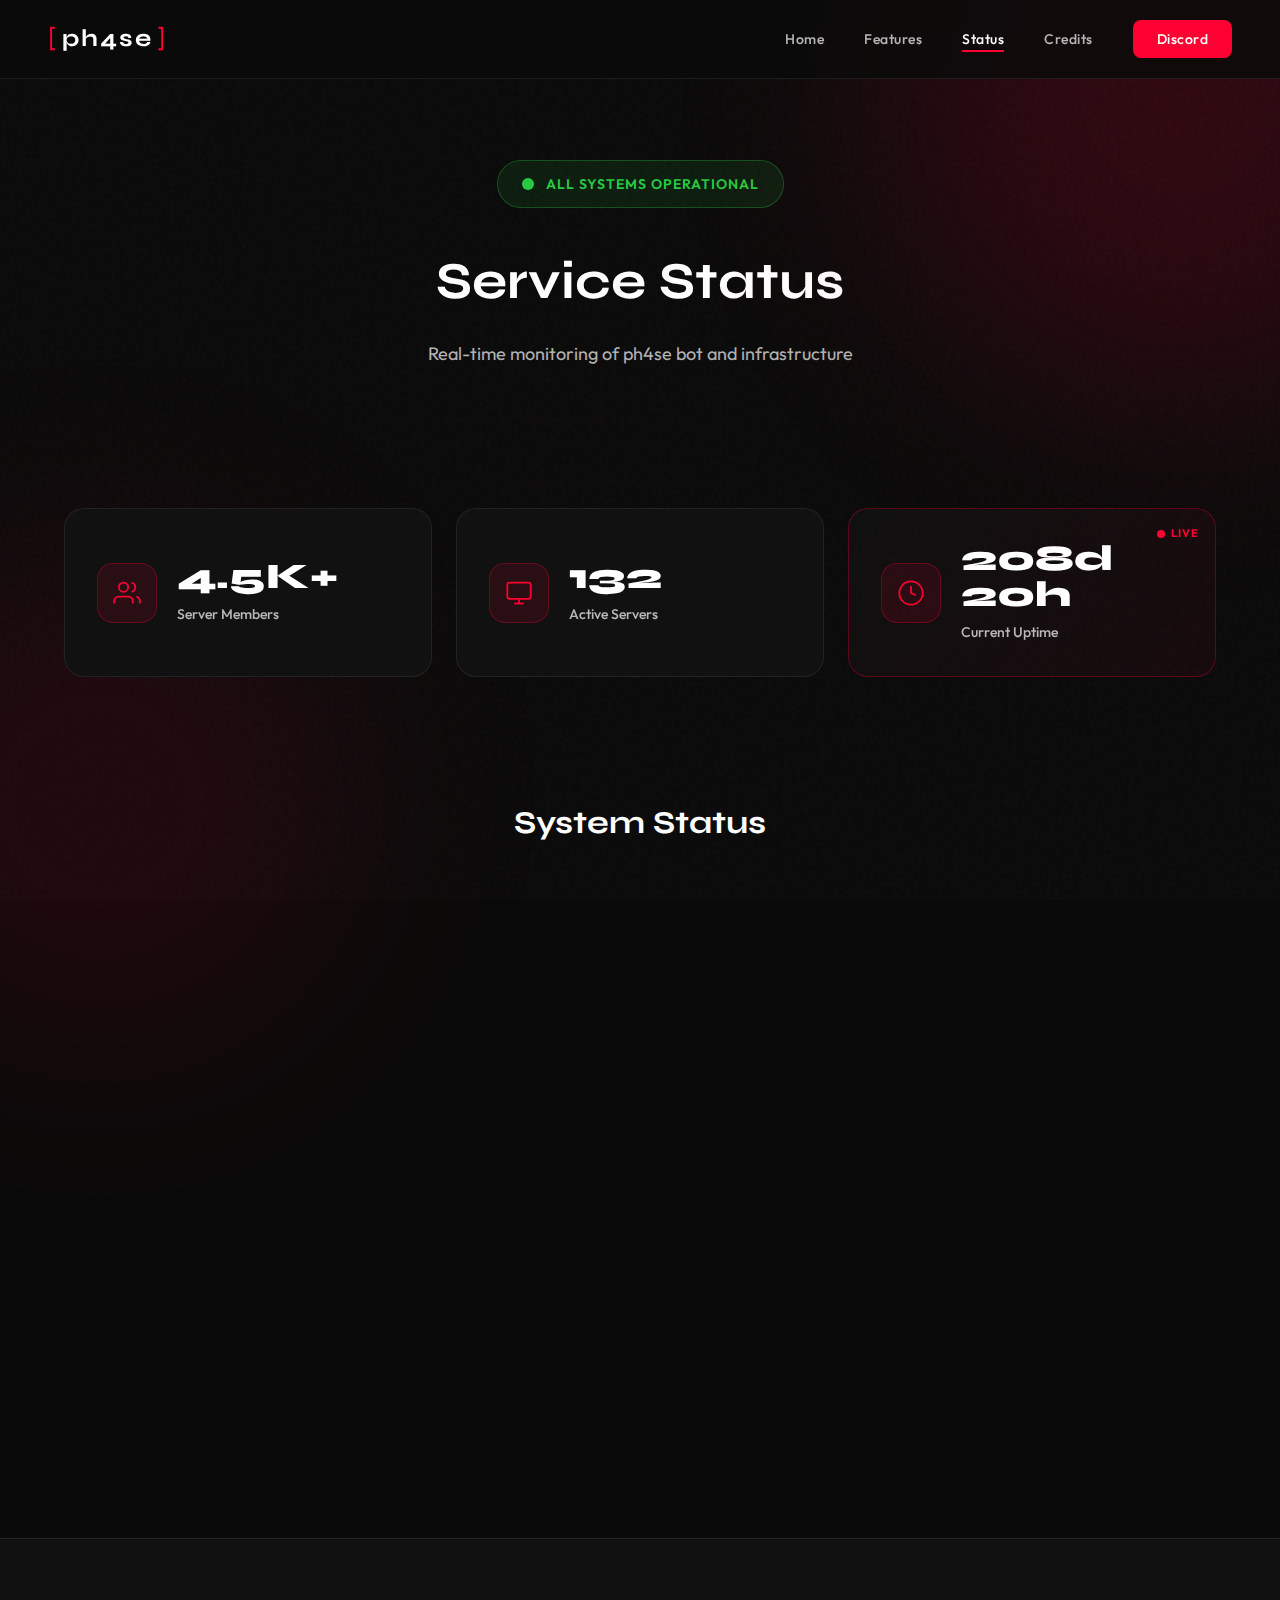
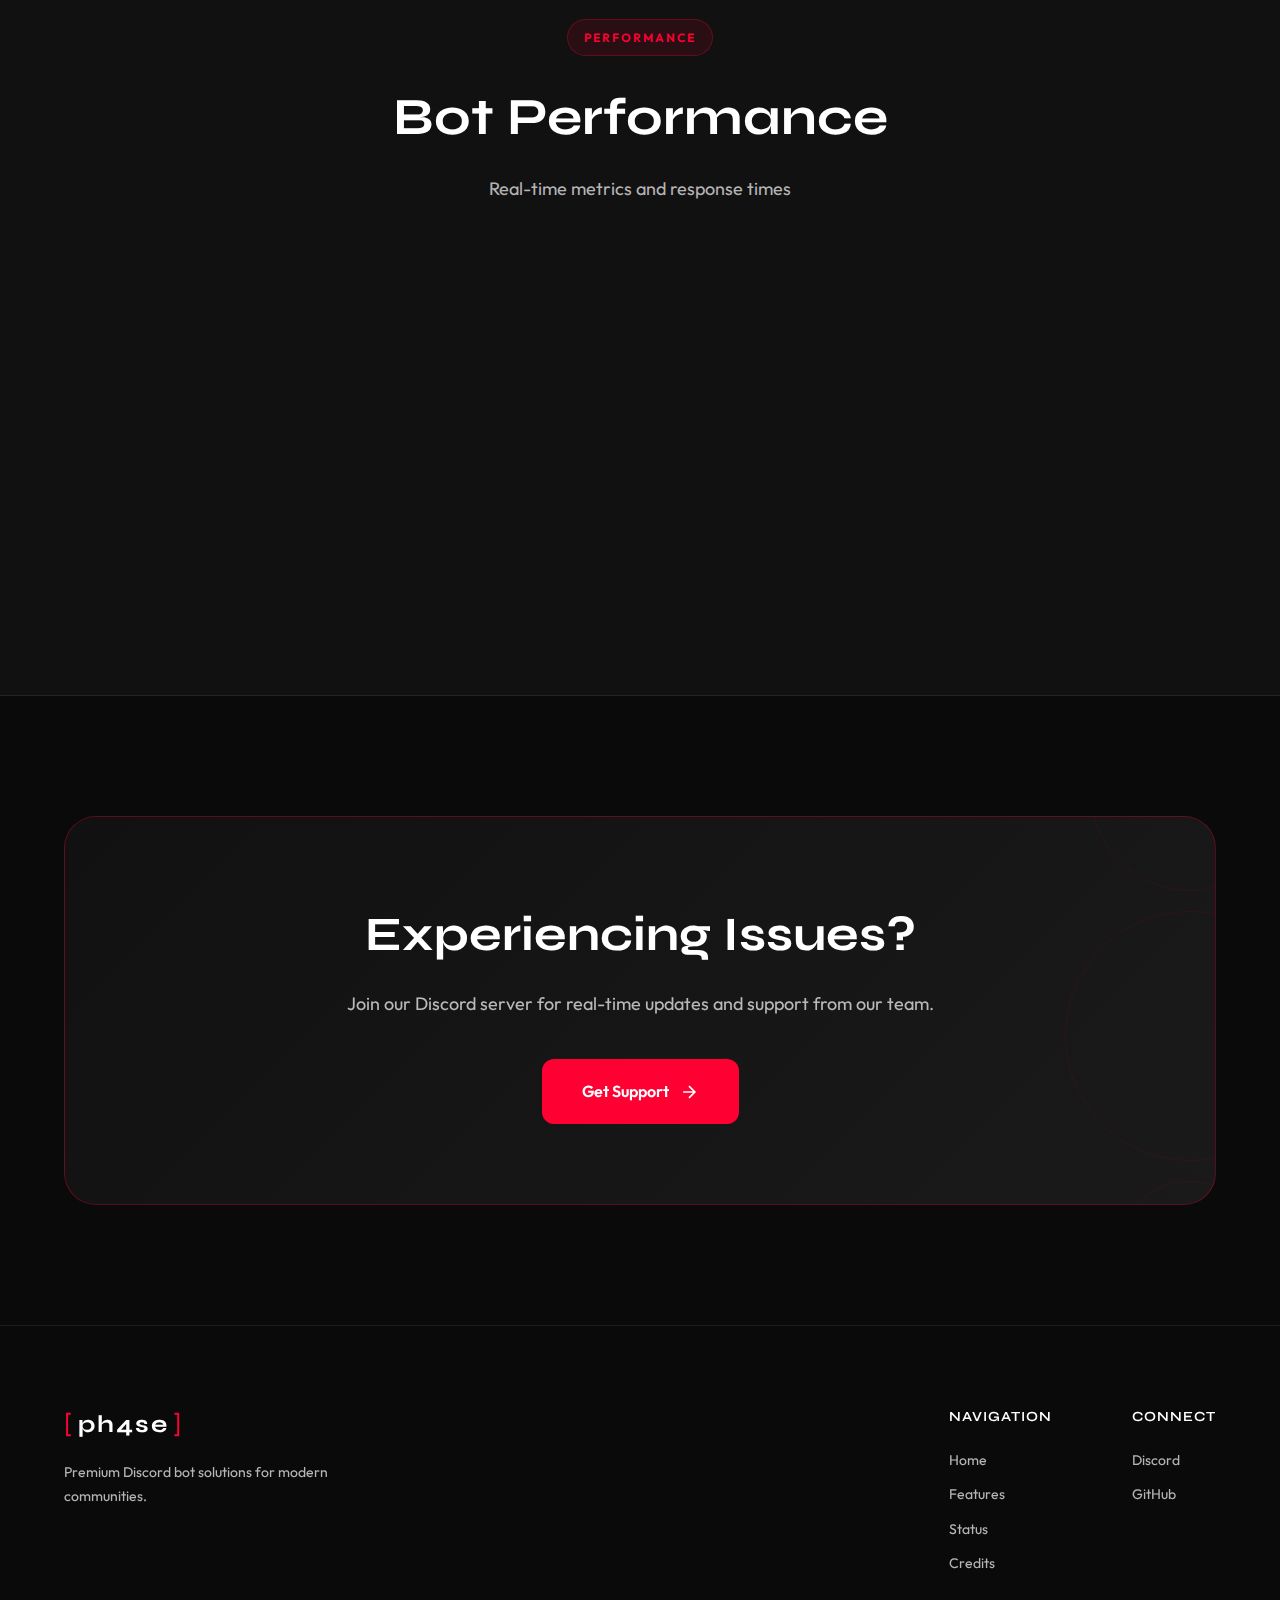
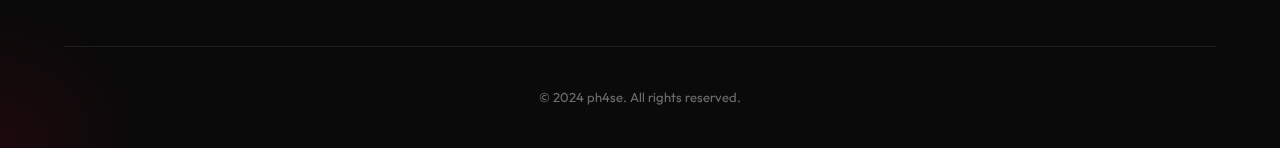
<file: status.html>
<!DOCTYPE html>
<html lang="en">
<head>
    <meta charset="UTF-8">
    <meta name="viewport" content="width=device-width, initial-scale=1.0">
    <meta name="description" content="ph4se Status - Real-time service status and uptime monitoring.">
    <title>Status · ph4se</title>
    <link rel="preconnect" href="https://fonts.googleapis.com">
    <link rel="preconnect" href="https://fonts.gstatic.com" crossorigin>
    <link href="https://fonts.googleapis.com/css2?family=Outfit:wght@300;400;500;600;700;800;900&family=Syne:wght@400;500;600;700;800&display=swap" rel="stylesheet">
    <link rel="stylesheet" href="styles.css">
</head>
<body>
    <div class="noise"></div>
    <div class="gradient-orb orb-1"></div>
    <div class="gradient-orb orb-2"></div>
    <div class="grid-bg"></div>

    <nav class="navbar">
        <a href="index.html" class="logo">
            <span class="logo-bracket">[</span>
            <span class="logo-text">ph4se</span>
            <span class="logo-bracket">]</span>
        </a>
        <ul class="nav-links">
            <li><a href="index.html">Home</a></li>
            <li><a href="features.html">Features</a></li>
            <li><a href="status.html" class="active">Status</a></li>
            <li><a href="credits.html">Credits</a></li>
            <li><a href="discord.html" class="nav-cta">Discord</a></li>
        </ul>
        <button class="mobile-menu" aria-label="Menu">
            <span></span>
            <span></span>
            <span></span>
        </button>
    </nav>

    <main>
        <section class="status-hero">
            <div class="container">
                <div class="status-indicator operational">
                    <span class="status-dot"></span>
                    <span class="status-text">All Systems Operational</span>
                </div>
                <h1 class="section-title">Service Status</h1>
                <p class="section-subtitle">Real-time monitoring of ph4se bot and infrastructure</p>
            </div>
        </section>

        <!-- Live Stats Section -->
        <section class="live-stats-section">
            <div class="container">
                <div class="live-stats-grid">
                    <div class="live-stat-card">
                        <div class="live-stat-icon">
                            <svg viewBox="0 0 24 24" fill="none" stroke="currentColor" stroke-width="1.5">
                                <path d="M17 21v-2a4 4 0 0 0-4-4H5a4 4 0 0 0-4 4v2"/>
                                <circle cx="9" cy="7" r="4"/>
                                <path d="M23 21v-2a4 4 0 0 0-3-3.87M16 3.13a4 4 0 0 1 0 7.75"/>
                            </svg>
                        </div>
                        <div class="live-stat-content">
                            <div class="live-stat-number">4.5K+</div>
                            <div class="live-stat-label">Server Members</div>
                        </div>
                    </div>
                    <div class="live-stat-card">
                        <div class="live-stat-icon">
                            <svg viewBox="0 0 24 24" fill="none" stroke="currentColor" stroke-width="1.5">
                                <rect x="2" y="3" width="20" height="14" rx="2" ry="2"/>
                                <line x1="8" y1="21" x2="16" y2="21"/>
                                <line x1="12" y1="17" x2="12" y2="21"/>
                            </svg>
                        </div>
                        <div class="live-stat-content">
                            <div class="live-stat-number">132</div>
                            <div class="live-stat-label">Active Servers</div>
                        </div>
                    </div>
                    <div class="live-stat-card uptime-card-live">
                        <div class="live-stat-icon pulse-icon">
                            <svg viewBox="0 0 24 24" fill="none" stroke="currentColor" stroke-width="1.5">
                                <circle cx="12" cy="12" r="10"/>
                                <polyline points="12 6 12 12 16 14"/>
                            </svg>
                        </div>
                        <div class="live-stat-content">
                            <div class="live-stat-number uptime-counter" id="uptime-display">63h 00m</div>
                            <div class="live-stat-label">Current Uptime</div>
                        </div>
                        <div class="live-indicator">
                            <span class="live-dot"></span>
                            LIVE
                        </div>
                    </div>
                </div>
            </div>
        </section>

        <section class="container" style="padding: 60px 24px;">
            <div class="section-header" style="margin-bottom: 40px;">
                <h2 class="section-title" style="font-size: 32px;">System Status</h2>
            </div>
            <div class="status-grid">
                <div class="status-item">
                    <div class="status-item-info">
                        <h3>Bot Core</h3>
                        <p>Main bot infrastructure and command processing</p>
                    </div>
                    <span class="status-badge operational">Operational</span>
                </div>
                <div class="status-item">
                    <div class="status-item-info">
                        <h3>Command Handler</h3>
                        <p>Slash commands and message processing</p>
                    </div>
                    <span class="status-badge operational">Operational</span>
                </div>
                <div class="status-item">
                    <div class="status-item-info">
                        <h3>Database</h3>
                        <p>Data storage and synchronization</p>
                    </div>
                    <span class="status-badge operational">Operational</span>
                </div>
                <div class="status-item">
                    <div class="status-item-info">
                        <h3>Discord Gateway</h3>
                        <p>Connection to Discord API services</p>
                    </div>
                    <span class="status-badge operational">Operational</span>
                </div>
                <div class="status-item">
                    <div class="status-item-info">
                        <h3>Event Listeners</h3>
                        <p>Real-time event processing and reactions</p>
                    </div>
                    <span class="status-badge operational">Operational</span>
                </div>
            </div>
        </section>

        <section class="uptime-section" style="background: var(--bg-secondary); border-top: 1px solid var(--border); border-bottom: 1px solid var(--border);">
            <div class="container">
                <div class="section-header">
                    <span class="section-tag">Performance</span>
                    <h2 class="section-title">Bot Performance</h2>
                    <p class="section-subtitle">Real-time metrics and response times</p>
                </div>
                <div class="uptime-grid">
                    <div class="uptime-card">
                        <div class="uptime-value">&lt;100ms</div>
                        <div class="uptime-label">Avg Response Time</div>
                    </div>
                    <div class="uptime-card">
                        <div class="uptime-value">99.9%</div>
                        <div class="uptime-label">Reliability</div>
                    </div>
                    <div class="uptime-card">
                        <div class="uptime-value">4.5K+</div>
                        <div class="uptime-label">Users Served</div>
                    </div>
                    <div class="uptime-card">
                        <div class="uptime-value">132</div>
                        <div class="uptime-label">Guilds Active</div>
                    </div>
                </div>
            </div>
        </section>

        <section class="cta-section">
            <div class="container">
                <div class="cta-card">
                    <div class="cta-content">
                        <h2>Experiencing Issues?</h2>
                        <p>Join our Discord server for real-time updates and support from our team.</p>
                        <a href="discord.html" class="btn btn-primary btn-large">
                            Get Support
                            <svg width="20" height="20" viewBox="0 0 24 24" fill="none" stroke="currentColor" stroke-width="2">
                                <path d="M5 12h14M12 5l7 7-7 7"/>
                            </svg>
                        </a>
                    </div>
                    <div class="cta-decoration">
                        <div class="deco-circle"></div>
                        <div class="deco-circle"></div>
                        <div class="deco-circle"></div>
                    </div>
                </div>
            </div>
        </section>
    </main>

    <footer class="footer">
        <div class="container">
            <div class="footer-content">
                <div class="footer-brand">
                    <a href="index.html" class="logo">
                        <span class="logo-bracket">[</span>
                        <span class="logo-text">ph4se</span>
                        <span class="logo-bracket">]</span>
                    </a>
                    <p>Premium Discord bot solutions for modern communities.</p>
                </div>
                <div class="footer-links">
                    <div class="footer-column">
                        <h4>Navigation</h4>
                        <a href="index.html">Home</a>
                        <a href="features.html">Features</a>
                        <a href="status.html">Status</a>
                        <a href="credits.html">Credits</a>
                    </div>
                    <div class="footer-column">
                        <h4>Connect</h4>
                        <a href="discord.html">Discord</a>
                        <a href="#">GitHub</a>
                    </div>
                </div>
            </div>
            <div class="footer-bottom">
                <p>© 2024 ph4se. All rights reserved.</p>
            </div>
        </div>
    </footer>

    <script src="script.js"></script>
    <script src="uptime.js"></script>
</body>
</html>
</file>
<file: styles.css>
/* ===== CSS VARIABLES ===== */
:root {
    --bg-primary: #0a0a0a;
    --bg-secondary: #111111;
    --bg-tertiary: #1a1a1a;
    --red-primary: #ff0033;
    --red-secondary: #cc0029;
    --red-glow: rgba(255, 0, 51, 0.5);
    --red-subtle: rgba(255, 0, 51, 0.1);
    --white: #ffffff;
    --white-muted: rgba(255, 255, 255, 0.7);
    --white-subtle: rgba(255, 255, 255, 0.4);
    --border: rgba(255, 255, 255, 0.08);
    --border-red: rgba(255, 0, 51, 0.3);
    --font-display: 'Syne', sans-serif;
    --font-body: 'Outfit', sans-serif;
    --transition-fast: 0.2s ease;
    --transition-medium: 0.3s ease;
    --transition-slow: 0.5s ease;
}

/* ===== RESET & BASE ===== */
*, *::before, *::after {
    margin: 0;
    padding: 0;
    box-sizing: border-box;
}

html {
    scroll-behavior: smooth;
}

body {
    font-family: var(--font-body);
    background: var(--bg-primary);
    color: var(--white);
    line-height: 1.6;
    overflow-x: hidden;
    min-height: 100vh;
}

a {
    color: inherit;
    text-decoration: none;
}

img {
    max-width: 100%;
    display: block;
}

/* ===== BACKGROUND EFFECTS ===== */
.noise {
    position: fixed;
    inset: 0;
    z-index: 0;
    pointer-events: none;
    opacity: 0.03;
    background-image: url("data:image/svg+xml,%3Csvg viewBox='0 0 256 256' xmlns='http://www.w3.org/2000/svg'%3E%3Cfilter id='noise'%3E%3CfeTurbulence type='fractalNoise' baseFrequency='0.9' numOctaves='4' stitchTiles='stitch'/%3E%3C/filter%3E%3Crect width='100%25' height='100%25' filter='url(%23noise)'/%3E%3C/svg%3E");
}

.gradient-orb {
    position: fixed;
    border-radius: 50%;
    filter: blur(120px);
    pointer-events: none;
    z-index: 0;
}

.orb-1 {
    width: 600px;
    height: 600px;
    background: var(--red-glow);
    top: -200px;
    right: -200px;
    opacity: 0.3;
    animation: float 20s ease-in-out infinite;
}

.orb-2 {
    width: 500px;
    height: 500px;
    background: var(--red-glow);
    bottom: -150px;
    left: -150px;
    opacity: 0.2;
    animation: float 25s ease-in-out infinite reverse;
}

@keyframes float {
    0%, 100% { transform: translate(0, 0) scale(1); }
    25% { transform: translate(30px, -30px) scale(1.05); }
    50% { transform: translate(-20px, 20px) scale(0.95); }
    75% { transform: translate(20px, 10px) scale(1.02); }
}

.grid-bg {
    position: fixed;
    inset: 0;
    z-index: 0;
    pointer-events: none;
    background-image: 
        linear-gradient(rgba(255, 0, 51, 0.03) 1px, transparent 1px),
        linear-gradient(90deg, rgba(255, 0, 51, 0.03) 1px, transparent 1px);
    background-size: 60px 60px;
    mask-image: radial-gradient(ellipse at center, black 0%, transparent 70%);
}

/* ===== CONTAINER ===== */
.container {
    width: 100%;
    max-width: 1200px;
    margin: 0 auto;
    padding: 0 24px;
}

/* ===== NAVBAR ===== */
.navbar {
    position: fixed;
    top: 0;
    left: 0;
    right: 0;
    z-index: 1000;
    padding: 20px 48px;
    display: flex;
    justify-content: space-between;
    align-items: center;
    background: rgba(10, 10, 10, 0.8);
    backdrop-filter: blur(20px);
    border-bottom: 1px solid var(--border);
}

.logo {
    font-family: var(--font-display);
    font-size: 24px;
    font-weight: 700;
    letter-spacing: 2px;
    display: flex;
    align-items: center;
    gap: 4px;
}

.logo-bracket {
    color: var(--red-primary);
    font-weight: 400;
}

.logo-text {
    color: var(--white);
}

.nav-links {
    display: flex;
    align-items: center;
    gap: 40px;
    list-style: none;
}

.nav-links a {
    font-size: 14px;
    font-weight: 500;
    letter-spacing: 0.5px;
    color: var(--white-muted);
    transition: color var(--transition-fast);
    position: relative;
}

.nav-links a::after {
    content: '';
    position: absolute;
    bottom: -4px;
    left: 0;
    width: 0;
    height: 2px;
    background: var(--red-primary);
    transition: width var(--transition-fast);
}

.nav-links a:hover,
.nav-links a.active {
    color: var(--white);
}

.nav-links a:hover::after,
.nav-links a.active::after {
    width: 100%;
}

.nav-cta {
    padding: 10px 24px !important;
    background: var(--red-primary);
    border-radius: 8px;
    color: var(--white) !important;
    transition: all var(--transition-fast) !important;
}

.nav-cta::after {
    display: none !important;
}

.nav-cta:hover {
    background: var(--red-secondary);
    transform: translateY(-2px);
    box-shadow: 0 10px 30px var(--red-glow);
}

.mobile-menu {
    display: none;
    flex-direction: column;
    gap: 5px;
    background: none;
    border: none;
    cursor: pointer;
    padding: 5px;
}

.mobile-menu span {
    width: 24px;
    height: 2px;
    background: var(--white);
    transition: all var(--transition-fast);
}

/* ===== HERO SECTION ===== */
.hero {
    min-height: 100vh;
    display: grid;
    grid-template-columns: 1fr 1fr;
    gap: 60px;
    align-items: center;
    padding: 140px 48px 80px;
    position: relative;
    z-index: 1;
}

.hero-content {
    max-width: 600px;
}

.hero-badge {
    display: inline-flex;
    align-items: center;
    gap: 10px;
    padding: 8px 16px;
    background: var(--red-subtle);
    border: 1px solid var(--border-red);
    border-radius: 100px;
    font-size: 13px;
    font-weight: 500;
    color: var(--red-primary);
    margin-bottom: 32px;
    animation: fadeInUp 0.6s ease forwards;
}

.pulse {
    width: 8px;
    height: 8px;
    background: var(--red-primary);
    border-radius: 50%;
    animation: pulse 2s ease-in-out infinite;
}

@keyframes pulse {
    0%, 100% { opacity: 1; transform: scale(1); }
    50% { opacity: 0.5; transform: scale(1.2); }
}

.hero-title {
    font-family: var(--font-display);
    font-size: clamp(48px, 6vw, 80px);
    font-weight: 800;
    line-height: 1.1;
    margin-bottom: 24px;
}

.title-line {
    display: block;
    animation: fadeInUp 0.6s ease forwards;
    animation-delay: calc(var(--i, 0) * 0.1s);
    opacity: 0;
}

.title-line:nth-child(1) { --i: 1; }
.title-line:nth-child(2) { --i: 2; }
.title-line:nth-child(3) { --i: 3; }

.title-accent {
    color: var(--red-primary);
    text-shadow: 0 0 60px var(--red-glow);
}

@keyframes fadeInUp {
    from {
        opacity: 0;
        transform: translateY(30px);
    }
    to {
        opacity: 1;
        transform: translateY(0);
    }
}

.hero-description {
    font-size: 18px;
    color: var(--white-muted);
    margin-bottom: 40px;
    max-width: 480px;
    animation: fadeInUp 0.6s ease forwards;
    animation-delay: 0.4s;
    opacity: 0;
}

.hero-actions {
    display: flex;
    gap: 16px;
    flex-wrap: wrap;
    animation: fadeInUp 0.6s ease forwards;
    animation-delay: 0.5s;
    opacity: 0;
}

/* ===== BUTTONS ===== */
.btn {
    display: inline-flex;
    align-items: center;
    gap: 10px;
    padding: 16px 32px;
    font-family: var(--font-body);
    font-size: 15px;
    font-weight: 600;
    border-radius: 12px;
    transition: all var(--transition-fast);
    cursor: pointer;
    border: none;
}

.btn-primary {
    background: var(--red-primary);
    color: var(--white);
}

.btn-primary:hover {
    background: var(--red-secondary);
    transform: translateY(-3px);
    box-shadow: 0 15px 40px var(--red-glow);
}

.btn-secondary {
    background: transparent;
    color: var(--white);
    border: 1px solid var(--border);
}

.btn-secondary:hover {
    background: rgba(255, 255, 255, 0.05);
    border-color: var(--white-subtle);
    transform: translateY(-3px);
}

.btn-large {
    padding: 20px 40px;
    font-size: 16px;
}

/* ===== HERO VISUAL ===== */
.hero-visual {
    display: flex;
    justify-content: center;
    align-items: center;
    animation: fadeInUp 0.8s ease forwards;
    animation-delay: 0.6s;
    opacity: 0;
}

.visual-card {
    position: relative;
    width: 100%;
    max-width: 480px;
}

.card-glow {
    position: absolute;
    inset: -2px;
    background: linear-gradient(135deg, var(--red-primary), transparent 50%);
    border-radius: 20px;
    opacity: 0.5;
    filter: blur(20px);
    z-index: -1;
}

.card-content {
    background: var(--bg-secondary);
    border: 1px solid var(--border);
    border-radius: 16px;
    overflow: hidden;
}

.terminal-header {
    display: flex;
    gap: 8px;
    padding: 16px 20px;
    background: var(--bg-tertiary);
    border-bottom: 1px solid var(--border);
}

.dot {
    width: 12px;
    height: 12px;
    border-radius: 50%;
}

.dot.red { background: #ff5f56; }
.dot.yellow { background: #ffbd2e; }
.dot.green { background: #27ca40; }

.terminal-body {
    padding: 24px;
    font-family: 'Monaco', 'Menlo', monospace;
    font-size: 14px;
    line-height: 2;
}

.terminal-body p {
    margin-bottom: 4px;
}

.prompt {
    color: var(--red-primary);
    margin-right: 8px;
}

.output {
    color: var(--white-muted);
    padding-left: 20px;
}

.output.success {
    color: #27ca40;
}

.cursor {
    color: var(--red-primary);
    animation: blink 1s step-end infinite;
}

@keyframes blink {
    50% { opacity: 0; }
}

/* ===== MARQUEE ===== */
.marquee-section {
    position: relative;
    z-index: 1;
    border-top: 1px solid var(--border);
    border-bottom: 1px solid var(--border);
    background: var(--bg-secondary);
    overflow: hidden;
}

.marquee {
    padding: 20px 0;
}

.marquee-content {
    display: flex;
    gap: 60px;
    animation: marquee 20s linear infinite;
    width: max-content;
}

.marquee-content span {
    font-family: var(--font-display);
    font-size: 14px;
    font-weight: 600;
    letter-spacing: 4px;
    text-transform: uppercase;
    color: var(--white-subtle);
    white-space: nowrap;
}

.marquee-content .separator {
    color: var(--red-primary);
}

@keyframes marquee {
    from { transform: translateX(0); }
    to { transform: translateX(-50%); }
}

/* ===== SECTIONS COMMON ===== */
.section-header {
    text-align: center;
    margin-bottom: 60px;
}

.section-tag {
    display: inline-block;
    padding: 8px 16px;
    background: var(--red-subtle);
    border: 1px solid var(--border-red);
    border-radius: 100px;
    font-size: 12px;
    font-weight: 600;
    letter-spacing: 2px;
    text-transform: uppercase;
    color: var(--red-primary);
    margin-bottom: 20px;
}

.section-title {
    font-family: var(--font-display);
    font-size: clamp(36px, 5vw, 52px);
    font-weight: 700;
    margin-bottom: 16px;
}

.section-subtitle {
    font-size: 18px;
    color: var(--white-muted);
    max-width: 500px;
    margin: 0 auto;
}

/* ===== FEATURES ===== */
.features {
    padding: 120px 0;
    position: relative;
    z-index: 1;
}

.features-grid {
    display: grid;
    grid-template-columns: repeat(auto-fit, minmax(320px, 1fr));
    gap: 24px;
}

.feature-card {
    padding: 36px;
    background: var(--bg-secondary);
    border: 1px solid var(--border);
    border-radius: 20px;
    transition: all var(--transition-medium);
    position: relative;
    overflow: hidden;
}

.feature-card::before {
    content: '';
    position: absolute;
    top: 0;
    left: 0;
    width: 100%;
    height: 2px;
    background: linear-gradient(90deg, transparent, var(--red-primary), transparent);
    opacity: 0;
    transition: opacity var(--transition-medium);
}

.feature-card:hover {
    transform: translateY(-8px);
    border-color: var(--border-red);
    box-shadow: 0 20px 60px rgba(0, 0, 0, 0.5);
}

.feature-card:hover::before {
    opacity: 1;
}

.feature-icon {
    width: 56px;
    height: 56px;
    display: flex;
    align-items: center;
    justify-content: center;
    background: var(--red-subtle);
    border: 1px solid var(--border-red);
    border-radius: 14px;
    margin-bottom: 24px;
}

.feature-icon svg {
    width: 28px;
    height: 28px;
    stroke: var(--red-primary);
}

.feature-card h3 {
    font-family: var(--font-display);
    font-size: 22px;
    font-weight: 600;
    margin-bottom: 12px;
}

.feature-card p {
    font-size: 15px;
    color: var(--white-muted);
    line-height: 1.7;
}

/* ===== STATS ===== */
.stats-section {
    padding: 80px 0;
    position: relative;
    z-index: 1;
    background: var(--bg-secondary);
    border-top: 1px solid var(--border);
    border-bottom: 1px solid var(--border);
}

.stats-grid {
    display: grid;
    grid-template-columns: repeat(4, 1fr);
    gap: 40px;
}

.stat-card {
    text-align: center;
    padding: 32px;
    position: relative;
}

.stat-number {
    font-family: var(--font-display);
    font-size: 56px;
    font-weight: 800;
    color: var(--white);
    line-height: 1;
    margin-bottom: 12px;
}

.stat-label {
    font-size: 14px;
    font-weight: 500;
    letter-spacing: 2px;
    text-transform: uppercase;
    color: var(--white-subtle);
    margin-bottom: 20px;
}

.stat-bar {
    height: 3px;
    background: linear-gradient(90deg, var(--red-primary), transparent);
    border-radius: 2px;
    max-width: 100px;
    margin: 0 auto;
}

/* ===== CTA SECTION ===== */
.cta-section {
    padding: 120px 0;
    position: relative;
    z-index: 1;
}

.cta-card {
    position: relative;
    padding: 80px;
    background: linear-gradient(135deg, var(--bg-secondary), var(--bg-tertiary));
    border: 1px solid var(--border-red);
    border-radius: 32px;
    text-align: center;
    overflow: hidden;
}

.cta-content {
    position: relative;
    z-index: 2;
}

.cta-card h2 {
    font-family: var(--font-display);
    font-size: clamp(32px, 4vw, 48px);
    font-weight: 700;
    margin-bottom: 16px;
}

.cta-card p {
    font-size: 18px;
    color: var(--white-muted);
    margin-bottom: 40px;
}

.cta-decoration {
    position: absolute;
    top: 50%;
    right: -100px;
    transform: translateY(-50%);
    display: flex;
    flex-direction: column;
    gap: 20px;
}

.deco-circle {
    width: 200px;
    height: 200px;
    border: 1px solid var(--border-red);
    border-radius: 50%;
    opacity: 0.3;
}

.deco-circle:nth-child(2) {
    width: 250px;
    height: 250px;
    margin-left: -25px;
}

.deco-circle:nth-child(3) {
    width: 150px;
    height: 150px;
    margin-left: 25px;
}

/* ===== FOOTER ===== */
.footer {
    padding: 80px 0 40px;
    position: relative;
    z-index: 1;
    border-top: 1px solid var(--border);
}

.footer-content {
    display: flex;
    justify-content: space-between;
    align-items: flex-start;
    gap: 60px;
    margin-bottom: 60px;
}

.footer-brand {
    max-width: 300px;
}

.footer-brand .logo {
    margin-bottom: 16px;
}

.footer-brand p {
    font-size: 14px;
    color: var(--white-muted);
    line-height: 1.7;
}

.footer-links {
    display: flex;
    gap: 80px;
}

.footer-column h4 {
    font-family: var(--font-display);
    font-size: 14px;
    font-weight: 600;
    letter-spacing: 1px;
    text-transform: uppercase;
    color: var(--white);
    margin-bottom: 20px;
}

.footer-column a {
    display: block;
    font-size: 14px;
    color: var(--white-muted);
    margin-bottom: 12px;
    transition: color var(--transition-fast);
}

.footer-column a:hover {
    color: var(--red-primary);
}

.footer-bottom {
    padding-top: 40px;
    border-top: 1px solid var(--border);
    text-align: center;
}

.footer-bottom p {
    font-size: 13px;
    color: var(--white-subtle);
}

/* ===== RESPONSIVE ===== */
@media (max-width: 1024px) {
    .hero {
        grid-template-columns: 1fr;
        text-align: center;
        padding: 140px 24px 60px;
    }
    
    .hero-content {
        max-width: 100%;
    }
    
    .hero-description {
        margin: 0 auto 40px;
    }
    
    .hero-actions {
        justify-content: center;
    }
    
    .hero-visual {
        order: -1;
    }
    
    .visual-card {
        max-width: 400px;
    }
    
    .stats-grid {
        grid-template-columns: repeat(2, 1fr);
    }
}

@media (max-width: 768px) {
    .navbar {
        padding: 16px 20px;
    }
    
    .nav-links {
        display: none;
    }
    
    .mobile-menu {
        display: flex;
    }
    
    .features-grid {
        grid-template-columns: 1fr;
    }
    
    .cta-card {
        padding: 48px 24px;
    }
    
    .footer-content {
        flex-direction: column;
        align-items: center;
        text-align: center;
    }
    
    .footer-links {
        gap: 40px;
    }
}

@media (max-width: 480px) {
    .hero {
        padding: 120px 16px 40px;
    }
    
    .hero-actions {
        flex-direction: column;
        width: 100%;
    }
    
    .btn {
        width: 100%;
        justify-content: center;
    }
    
    .stats-grid {
        grid-template-columns: 1fr;
        gap: 20px;
    }
    
    .stat-number {
        font-size: 42px;
    }
}

/* ===== PAGE SPECIFIC: STATUS ===== */
.status-hero {
    padding: 160px 0 80px;
    text-align: center;
}

.status-indicator {
    display: inline-flex;
    align-items: center;
    gap: 12px;
    padding: 12px 24px;
    background: rgba(39, 202, 64, 0.1);
    border: 1px solid rgba(39, 202, 64, 0.3);
    border-radius: 100px;
    margin-bottom: 32px;
}

.status-indicator.operational {
    background: rgba(39, 202, 64, 0.1);
    border-color: rgba(39, 202, 64, 0.3);
}

.status-indicator.degraded {
    background: rgba(255, 189, 46, 0.1);
    border-color: rgba(255, 189, 46, 0.3);
}

.status-indicator.outage {
    background: rgba(255, 0, 51, 0.1);
    border-color: rgba(255, 0, 51, 0.3);
}

.status-dot {
    width: 12px;
    height: 12px;
    border-radius: 50%;
    animation: pulse 2s ease-in-out infinite;
}

.status-indicator.operational .status-dot { background: #27ca40; }
.status-indicator.degraded .status-dot { background: #ffbd2e; }
.status-indicator.outage .status-dot { background: var(--red-primary); }

.status-text {
    font-weight: 600;
    font-size: 14px;
    letter-spacing: 1px;
    text-transform: uppercase;
}

.status-indicator.operational .status-text { color: #27ca40; }
.status-indicator.degraded .status-text { color: #ffbd2e; }
.status-indicator.outage .status-text { color: var(--red-primary); }

.status-grid {
    display: grid;
    gap: 16px;
    max-width: 800px;
    margin: 0 auto;
}

.status-item {
    display: flex;
    justify-content: space-between;
    align-items: center;
    padding: 24px 32px;
    background: var(--bg-secondary);
    border: 1px solid var(--border);
    border-radius: 16px;
    transition: all var(--transition-fast);
}

.status-item:hover {
    border-color: var(--border-red);
}

.status-item-info h3 {
    font-family: var(--font-display);
    font-size: 18px;
    font-weight: 600;
    margin-bottom: 4px;
}

.status-item-info p {
    font-size: 14px;
    color: var(--white-muted);
}

.status-badge {
    padding: 8px 16px;
    border-radius: 8px;
    font-size: 12px;
    font-weight: 600;
    letter-spacing: 1px;
    text-transform: uppercase;
}

.status-badge.operational {
    background: rgba(39, 202, 64, 0.1);
    color: #27ca40;
    border: 1px solid rgba(39, 202, 64, 0.3);
}

.uptime-section {
    padding: 80px 0;
}

.uptime-grid {
    display: grid;
    grid-template-columns: repeat(auto-fit, minmax(200px, 1fr));
    gap: 24px;
    max-width: 800px;
    margin: 0 auto;
}

.uptime-card {
    padding: 32px;
    background: var(--bg-secondary);
    border: 1px solid var(--border);
    border-radius: 16px;
    text-align: center;
}

.uptime-value {
    font-family: var(--font-display);
    font-size: 42px;
    font-weight: 800;
    color: #27ca40;
    margin-bottom: 8px;
}

.uptime-label {
    font-size: 14px;
    color: var(--white-muted);
}

/* ===== PAGE SPECIFIC: CREDITS ===== */
.credits-hero {
    padding: 160px 0 80px;
    text-align: center;
}

.team-grid {
    display: grid;
    grid-template-columns: repeat(auto-fit, minmax(280px, 1fr));
    gap: 32px;
    max-width: 1000px;
    margin: 0 auto;
}

.team-card {
    padding: 40px;
    background: var(--bg-secondary);
    border: 1px solid var(--border);
    border-radius: 20px;
    text-align: center;
    transition: all var(--transition-medium);
    position: relative;
    overflow: hidden;
}

.team-card::before {
    content: '';
    position: absolute;
    top: 0;
    left: 0;
    right: 0;
    height: 3px;
    background: linear-gradient(90deg, transparent, var(--red-primary), transparent);
    opacity: 0;
    transition: opacity var(--transition-medium);
}

.team-card:hover {
    transform: translateY(-8px);
    border-color: var(--border-red);
}

.team-card:hover::before {
    opacity: 1;
}

.team-avatar {
    width: 100px;
    height: 100px;
    margin: 0 auto 24px;
    background: linear-gradient(135deg, var(--red-primary), var(--red-secondary));
    border-radius: 50%;
    display: flex;
    align-items: center;
    justify-content: center;
    font-family: var(--font-display);
    font-size: 36px;
    font-weight: 700;
}

.team-card h3 {
    font-family: var(--font-display);
    font-size: 22px;
    font-weight: 600;
    margin-bottom: 8px;
}

.team-role {
    font-size: 14px;
    color: var(--red-primary);
    font-weight: 500;
    margin-bottom: 16px;
}

.team-card p {
    font-size: 14px;
    color: var(--white-muted);
    line-height: 1.7;
}

.tech-section {
    padding: 80px 0;
    background: var(--bg-secondary);
    border-top: 1px solid var(--border);
}

.tech-grid {
    display: flex;
    flex-wrap: wrap;
    justify-content: center;
    gap: 16px;
    max-width: 800px;
    margin: 0 auto;
}

.tech-badge {
    padding: 12px 24px;
    background: var(--bg-tertiary);
    border: 1px solid var(--border);
    border-radius: 100px;
    font-size: 14px;
    font-weight: 500;
    color: var(--white-muted);
    transition: all var(--transition-fast);
}

.tech-badge:hover {
    border-color: var(--border-red);
    color: var(--white);
}

/* ===== PAGE SPECIFIC: DISCORD REDIRECT ===== */
.redirect-page {
    min-height: 100vh;
    display: flex;
    flex-direction: column;
    align-items: center;
    justify-content: center;
    text-align: center;
    padding: 40px;
}

.redirect-content h1 {
    font-family: var(--font-display);
    font-size: clamp(32px, 5vw, 48px);
    font-weight: 700;
    margin-bottom: 16px;
}

.redirect-content p {
    font-size: 18px;
    color: var(--white-muted);
    margin-bottom: 32px;
}

.redirect-spinner {
    width: 60px;
    height: 60px;
    border: 3px solid var(--border);
    border-top-color: var(--red-primary);
    border-radius: 50%;
    animation: spin 1s linear infinite;
    margin: 0 auto 32px;
}

@keyframes spin {
    to { transform: rotate(360deg); }
}

.redirect-link {
    color: var(--red-primary);
    text-decoration: underline;
    font-weight: 500;
}

.redirect-link:hover {
    color: var(--white);
}

/* ===== HIGHLIGHT SECTION ===== */
.highlight-section {
    padding: 100px 0;
    position: relative;
    z-index: 1;
}

.highlight-grid {
    display: grid;
    grid-template-columns: repeat(3, 1fr);
    gap: 24px;
    margin-bottom: 48px;
}

.highlight-card {
    display: flex;
    align-items: flex-start;
    gap: 20px;
    padding: 32px;
    background: var(--bg-secondary);
    border: 1px solid var(--border);
    border-radius: 16px;
    transition: all var(--transition-medium);
}

.highlight-card:hover {
    border-color: var(--border-red);
    transform: translateY(-4px);
}

.highlight-icon {
    flex-shrink: 0;
    width: 48px;
    height: 48px;
    display: flex;
    align-items: center;
    justify-content: center;
    background: var(--red-subtle);
    border: 1px solid var(--border-red);
    border-radius: 12px;
}

.highlight-icon svg {
    width: 24px;
    height: 24px;
    stroke: var(--red-primary);
}

.highlight-content h3 {
    font-family: var(--font-display);
    font-size: 18px;
    font-weight: 600;
    margin-bottom: 8px;
}

.highlight-content p {
    font-size: 14px;
    color: var(--white-muted);
    line-height: 1.6;
}

.highlight-cta {
    text-align: center;
}

@media (max-width: 900px) {
    .highlight-grid {
        grid-template-columns: 1fr;
    }
}

/* ===== LIVE STATS SECTION ===== */
.live-stats-section {
    padding: 60px 0;
    position: relative;
    z-index: 1;
}

.live-stats-grid {
    display: grid;
    grid-template-columns: repeat(3, 1fr);
    gap: 24px;
}

.live-stat-card {
    display: flex;
    align-items: center;
    gap: 20px;
    padding: 32px;
    background: var(--bg-secondary);
    border: 1px solid var(--border);
    border-radius: 20px;
    position: relative;
    transition: all var(--transition-medium);
}

.live-stat-card:hover {
    border-color: var(--border-red);
    transform: translateY(-4px);
}

.live-stat-card.uptime-card-live {
    border-color: var(--border-red);
    background: linear-gradient(135deg, var(--bg-secondary), rgba(255, 0, 51, 0.05));
}

.live-stat-icon {
    flex-shrink: 0;
    width: 60px;
    height: 60px;
    display: flex;
    align-items: center;
    justify-content: center;
    background: var(--red-subtle);
    border: 1px solid var(--border-red);
    border-radius: 16px;
}

.live-stat-icon svg {
    width: 28px;
    height: 28px;
    stroke: var(--red-primary);
}

.live-stat-icon.pulse-icon {
    animation: iconPulse 2s ease-in-out infinite;
}

@keyframes iconPulse {
    0%, 100% { 
        box-shadow: 0 0 0 0 rgba(255, 0, 51, 0.4);
    }
    50% { 
        box-shadow: 0 0 20px 5px rgba(255, 0, 51, 0.2);
    }
}

.live-stat-content {
    flex: 1;
}

.live-stat-number {
    font-family: var(--font-display);
    font-size: 36px;
    font-weight: 800;
    color: var(--white);
    line-height: 1;
    margin-bottom: 8px;
}

.live-stat-label {
    font-size: 14px;
    color: var(--white-muted);
    font-weight: 500;
}

.live-indicator {
    position: absolute;
    top: 16px;
    right: 16px;
    display: flex;
    align-items: center;
    gap: 6px;
    font-size: 11px;
    font-weight: 700;
    letter-spacing: 1px;
    color: var(--red-primary);
}

.live-dot {
    width: 8px;
    height: 8px;
    background: var(--red-primary);
    border-radius: 50%;
    animation: livePulse 1.5s ease-in-out infinite;
}

@keyframes livePulse {
    0%, 100% { opacity: 1; transform: scale(1); }
    50% { opacity: 0.5; transform: scale(1.2); }
}

@media (max-width: 900px) {
    .live-stats-grid {
        grid-template-columns: 1fr;
    }
    
    .live-stat-number {
        font-size: 28px;
    }
}

/* ===== FEATURES HERO ===== */
.features-hero {
    padding: 160px 0 60px;
    text-align: center;
    position: relative;
    z-index: 1;
}

/* ===== FEATURES DETAILED ===== */
.features-detailed {
    padding: 100px 0;
    position: relative;
    z-index: 1;
}
</file>
